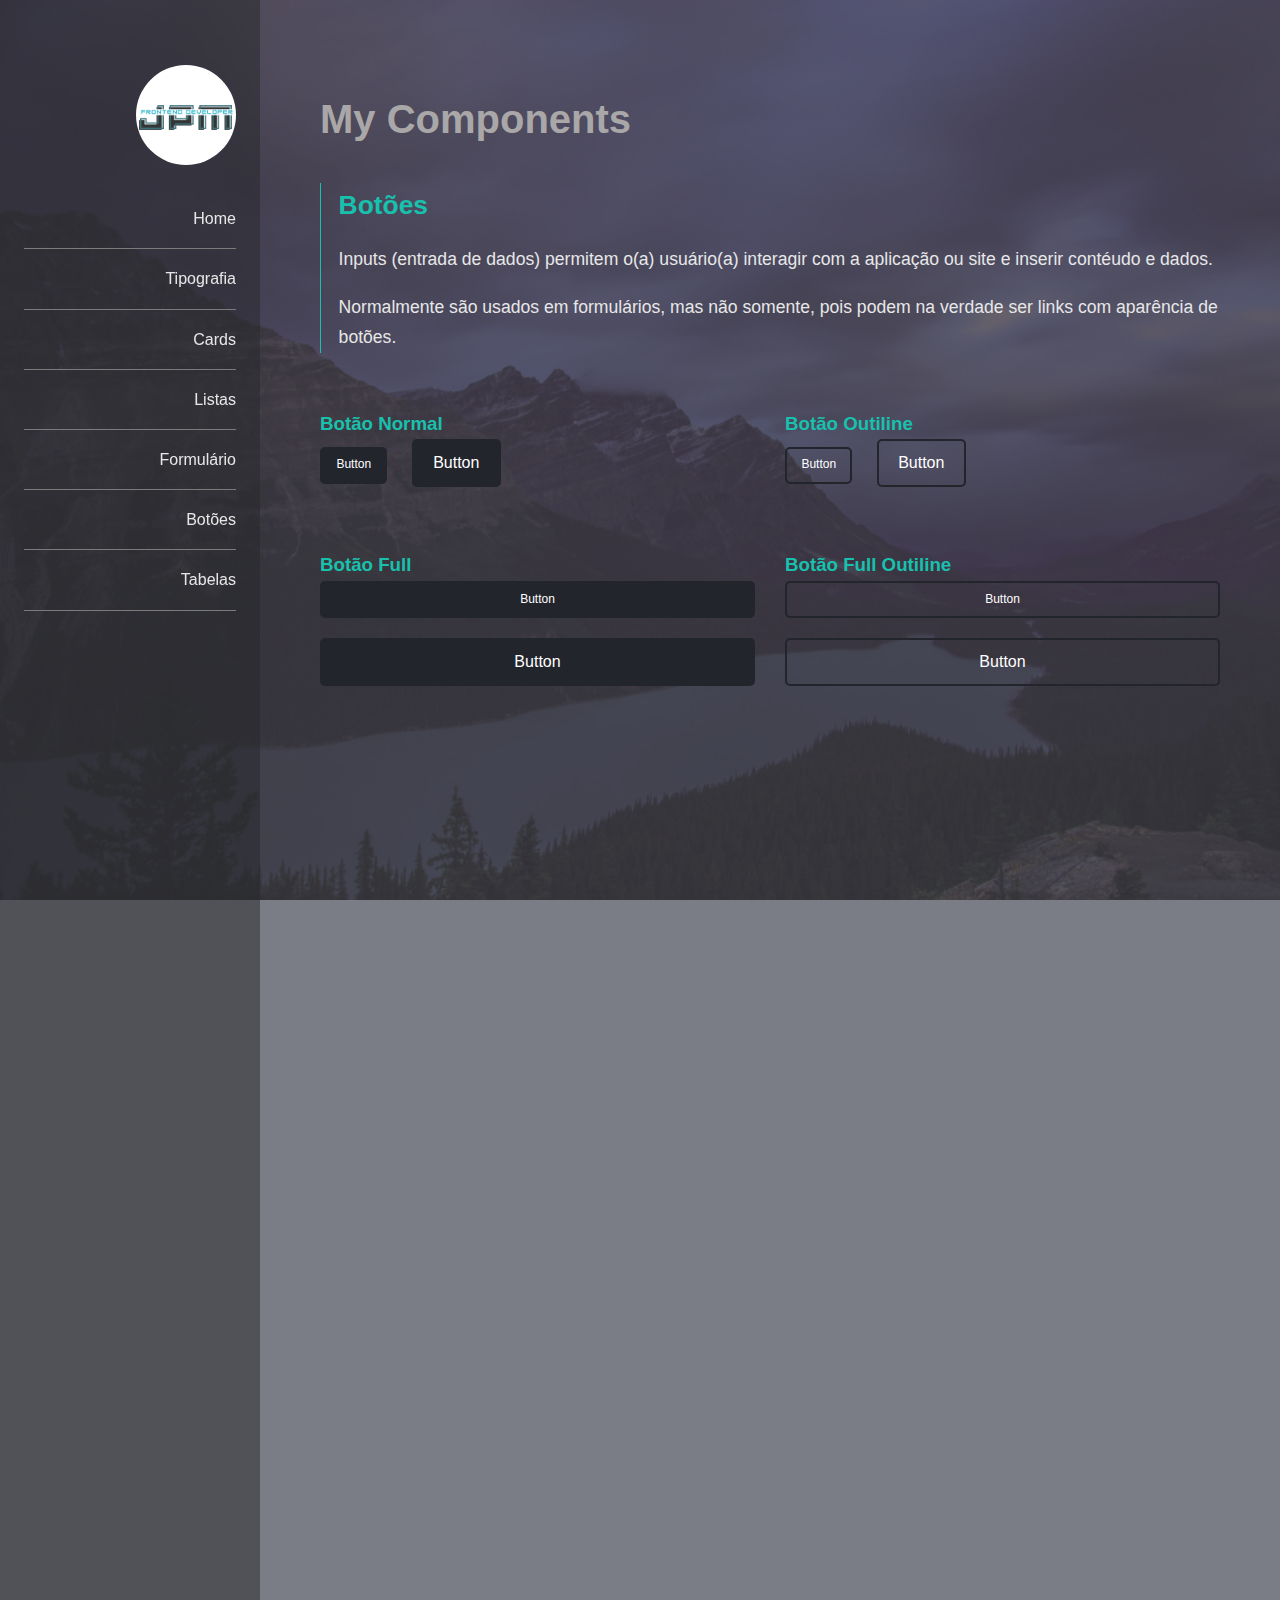
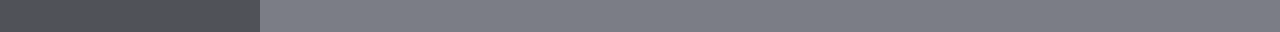
<file: botoes.html>
<!DOCTYPE html>
<html lang="pt-br">

<head>
    <meta charset="UTF-8">
    <meta name="description" content="Página que incopora todos todo o contéudo do curso de we fundamentos da Serliv">
    <meta name="author" content="João Paulo Machado">
    <meta name="keywords"
        content="HTML5, CSS3, semântica, tipografia, cards. listas, Formulário, botôes e dados tabuares">
    <link rel="stylesheet" href="css/normalize.css">
    <link rel="stylesheet" href="css/estilo.css">


    <title>Projeto My Components</title>
</head>

<body>
    <header class="main-header">
        <nav class="main-nav">
            <a href="#"><img class="perfil-img" src="imagens/frontend developer (1).png" alt="Foto de Perfil"></a>
            <ul>
                <li><a href="index.html">Home</a></li>
                <li><a href="tipografia.html">Tipografia</a></li>
                <li><a href="cards.html">Cards</a></li>
                <li><a href="listas.html">Listas</a></li>
                <li><a href="formulario.html">Formulário</a></li>
                <li><a href="botoes.html">Botões</a></li>
                <li><a href="tabelas.html">Tabelas</a></li>
            </ul>
        </nav>
    </header>
    <main class="main">
        <h1>My Components</h1>
        <article class="hightlight">
            <h2>Botões</h2>
            <p>Inputs (entrada de dados) permitem o(a) usuário(a) interagir com a aplicação ou site e inserir contéudo e
                dados.</p>
            <p>Normalmente são usados em formulários, mas não somente, pois podem na verdade ser links com
                aparência de botões.</p>
        </article>

        <section>
            <div class="row">
                <article>
                    <h3>Botão Normal</h3>
                    <button class="btn">Button</button>
                    <button class="btn btn-big">Button</button>
                </article>

                <article>
                    <h3>Botão Outiline</h3>
                    <button class="btn btn-stroke">Button</button>
                    <button class="btn btn-big btn-stroke">Button</button>
                </article>
            </div>
        </section>

        <section>
            <div class="row">
                <article>
                    <h3>Botão Full</h3>
                    <button class="btn btn-full">Button</button>
                    <button class="btn btn-big btn-full">Button</button>
                </article>

                <article>
                    <h3>Botão Full Outiline</h3>
                    <button class="btn btn-stroke btn-full">Button</button>
                    <button class="btn btn-big btn-stroke btn-full">Button</button>
                </article>
            </div>
        </section>

    </main>
</body>

</html>
</file>
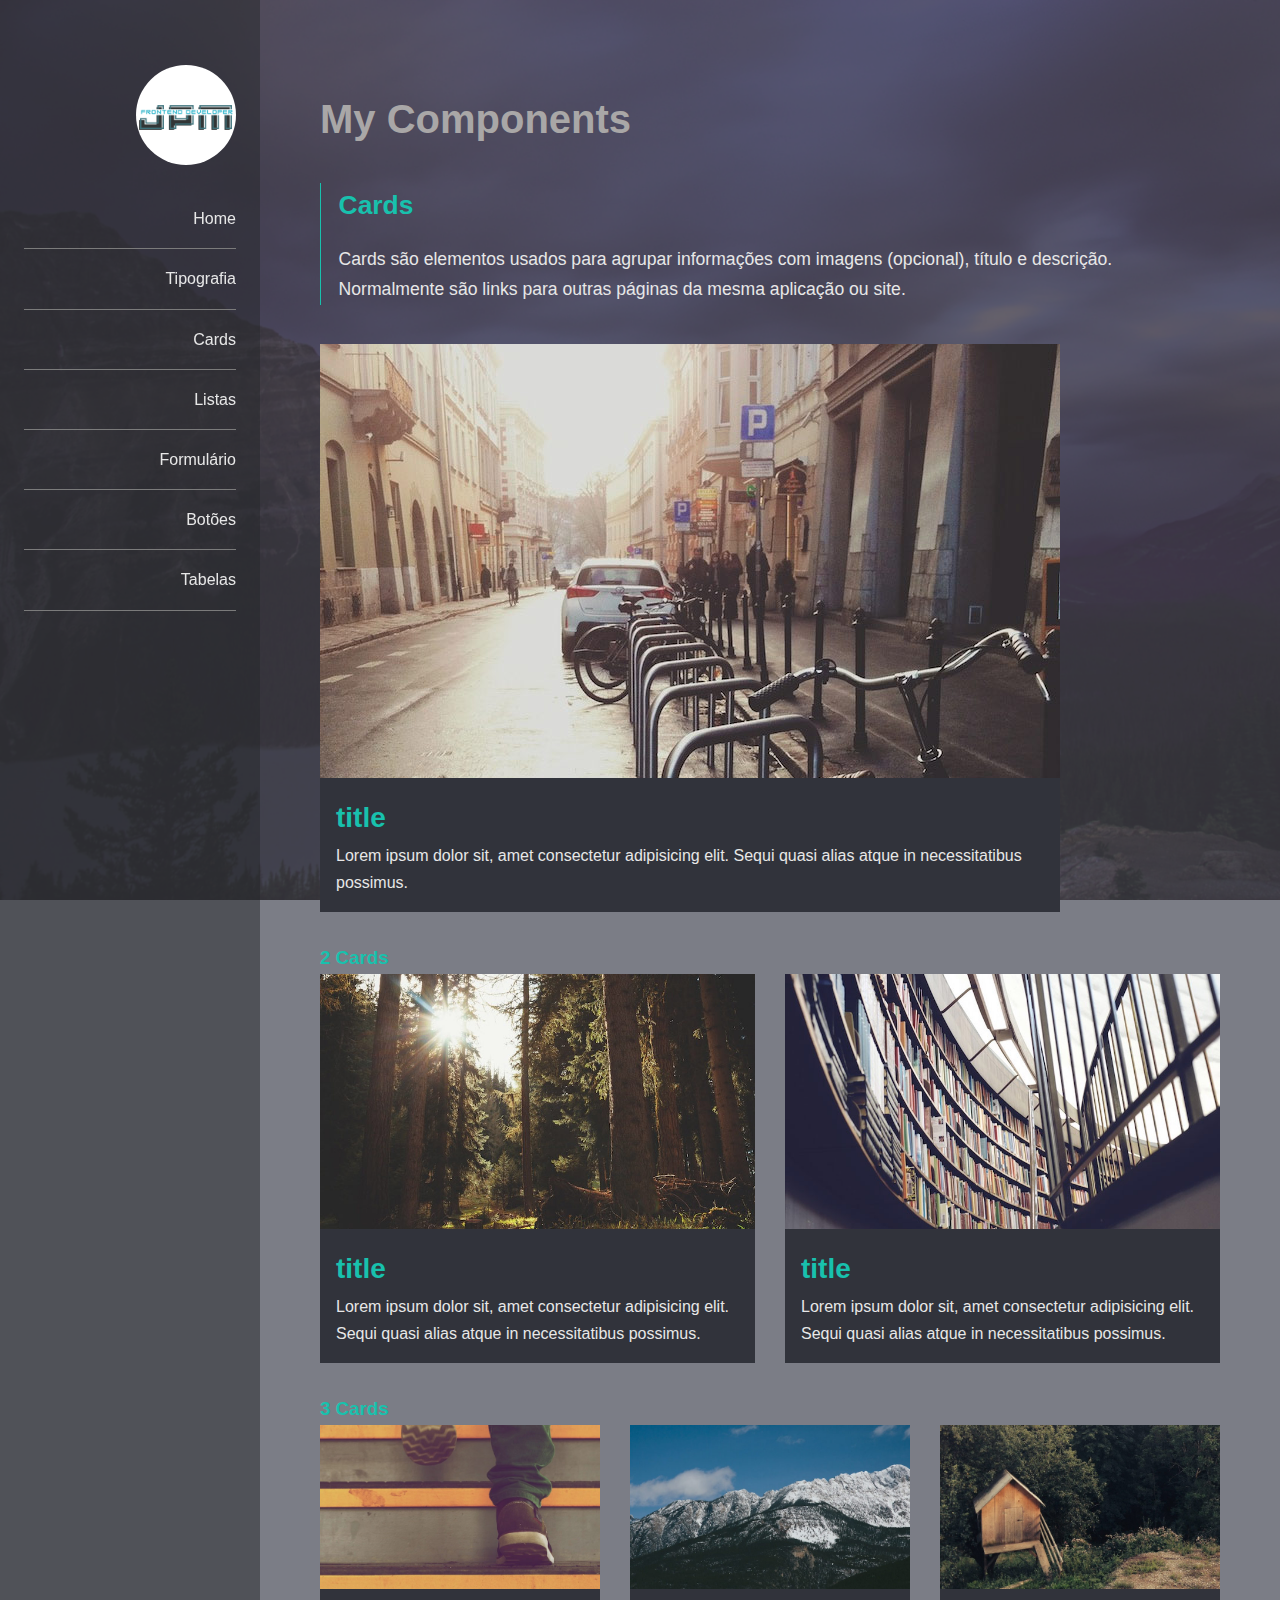
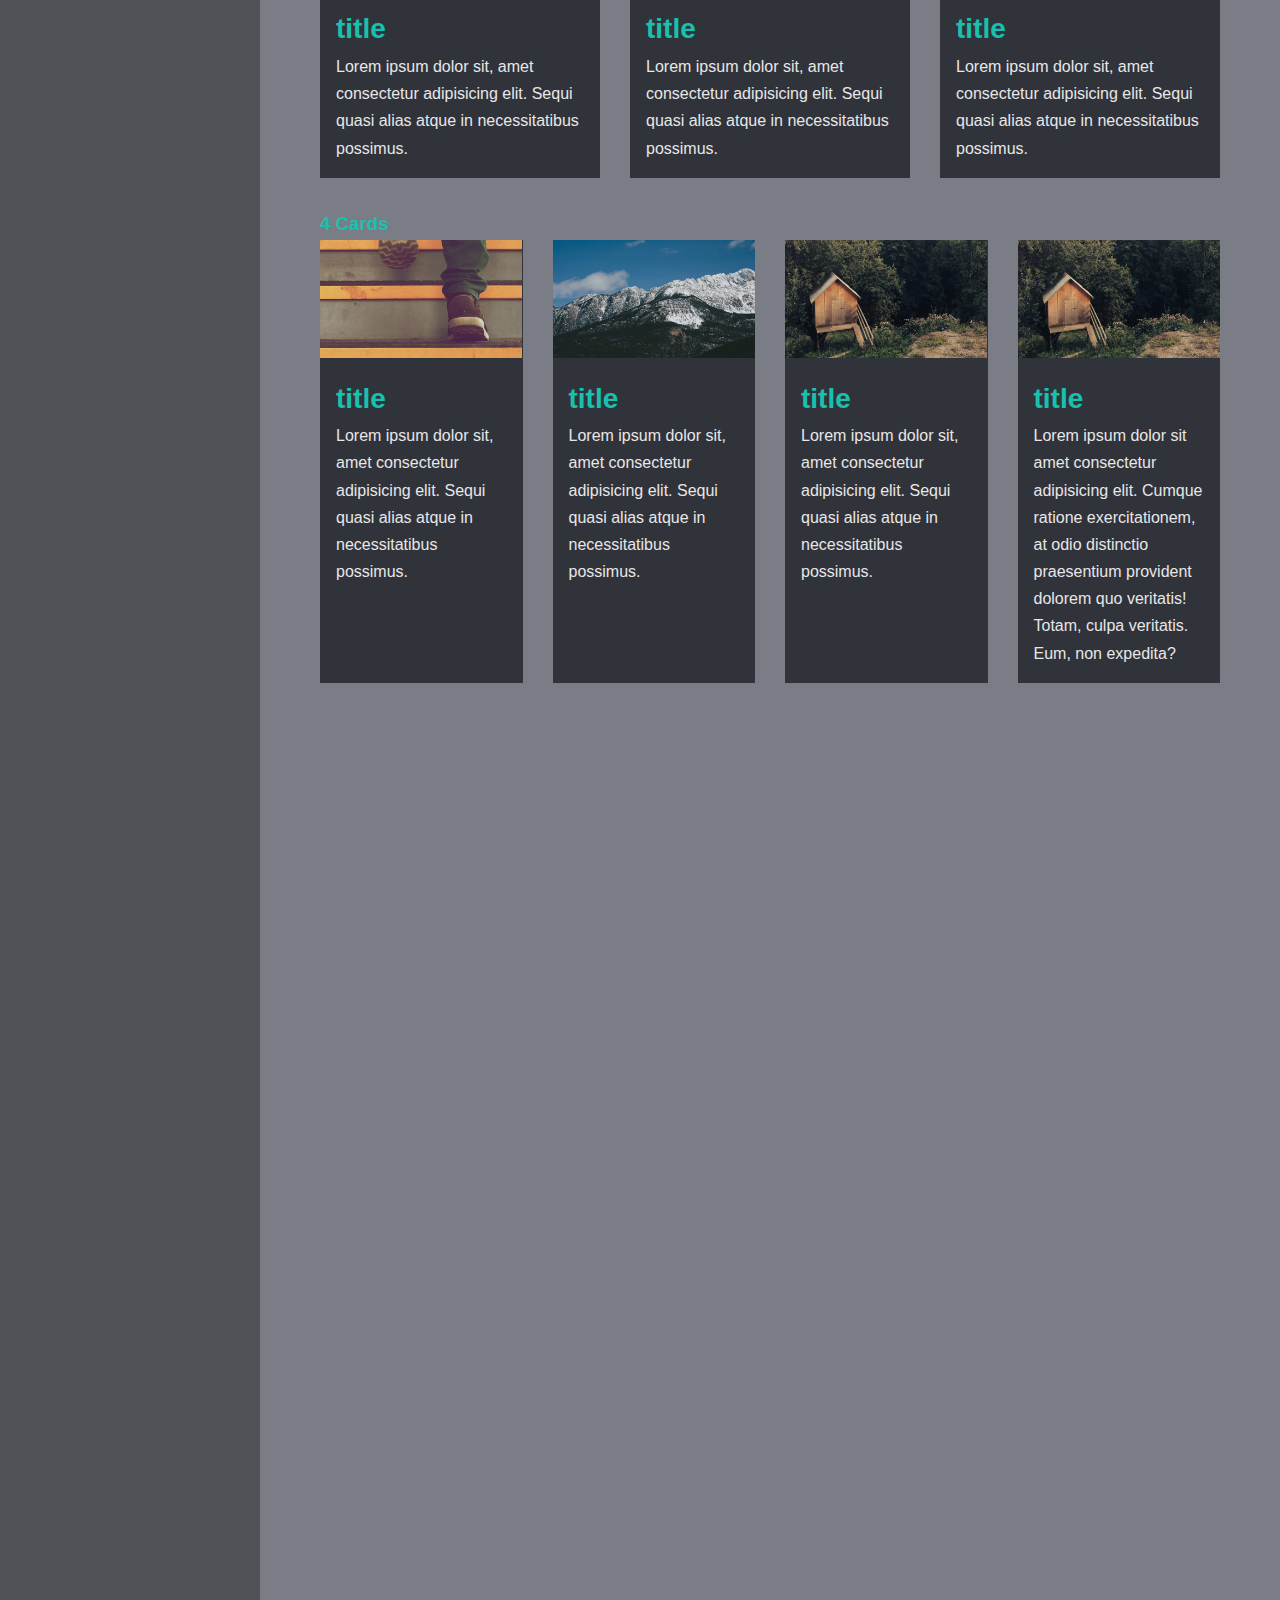
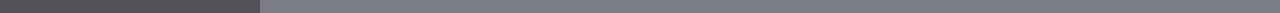
<file: cards.html>
<!DOCTYPE html>
<html lang="pt-br">

<head>
    <meta charset="UTF-8">
    <meta name="description" content="Página que incopora todos todo o contéudo do curso de we fundamentos da Serliv">
    <meta name="author" content="João Paulo Machado">
    <meta name="keywords"
        content="HTML5, CSS3, semântica, tipografia, cards. listas, Formulário, botôes e dados tabuares">
    <link rel="stylesheet" href="css/normalize.css">
    <link rel="stylesheet" href="css/estilo.css">


    <title>Projeto My Components</title>
</head>

<body>
    <header class="main-header">
        <nav class="main-nav">
            <a href="#"><img class="perfil-img" src="imagens/frontend developer (1).png" alt="Foto de Perfil"></a>
            <ul>
                <li><a href="index.html">Home</a></li>
                <li><a href="tipografia.html">Tipografia</a></li>
                <li><a href="cards.html">Cards</a></li>
                <li><a href="listas.html">Listas</a></li>
                <li><a href="formulario.html">Formulário</a></li>
                <li><a href="botoes.html">Botões</a></li>
                <li><a href="tabelas.html">Tabelas</a></li>
            </ul>
        </nav>
    </header>
    <main class="main">
        <h1>My Components</h1>
        <article class="hightlight">
            <h2>Cards</h2>
            <p>Cards são elementos usados para agrupar informações com imagens (opcional), título e descrição.
                Normalmente são links para outras páginas da mesma aplicação ou site.</p>
        </article>
        <section>
            <div class="row">
                <article class="card">
                    <img src="imagens/fulls/01.jpg" alt="description img">
                    <div class="card_content">
                        <h3 class="card_title">title</h3>
                        <p>Lorem ipsum dolor sit, amet consectetur adipisicing elit. Sequi quasi alias atque in
                            necessitatibus possimus.</p>
                    </div>
                </article>
            </div>
        </section>

        <section>
            <h3>2 Cards</h3>
            <div class="row">
                <article class="card">
                    <img src="imagens/fulls/02.jpg" alt="description img">
                    <div class="card_content">
                        <h3 class="card_title">title</h3>
                        <p>Lorem ipsum dolor sit, amet consectetur adipisicing elit. Sequi quasi alias atque in
                            necessitatibus possimus.</p>
                    </div>
                </article>
                <article class="card">
                    <img src="imagens/fulls/03.jpg" alt="description img">
                    <div class="card_content">
                        <h3 class="card_title">title</h3>
                        <p>Lorem ipsum dolor sit, amet consectetur adipisicing elit. Sequi quasi alias atque in
                            necessitatibus possimus.</p>
                    </div>
                </article>

            </div>
        </section>
        <section>
            <h3>3 Cards</h3>
            <div class="row">
                <article class="card">
                    <img src="imagens/fulls/04.jpg" alt="description img">
                    <div class="card_content">
                        <h3 class="card_title">title</h3>
                        <p>Lorem ipsum dolor sit, amet consectetur adipisicing elit. Sequi quasi alias atque in
                            necessitatibus possimus.</p>
                    </div>
                </article>
                <article class="card">
                    <img src="imagens/fulls/05.jpg" alt="description img">
                    <div class="card_content">
                        <h3 class="card_title">title</h3>
                        <p>Lorem ipsum dolor sit, amet consectetur adipisicing elit. Sequi quasi alias atque in
                            necessitatibus possimus.</p>
                    </div>
                </article>

                <article class="card">
                    <img src="imagens/fulls/06.jpg" alt="description img">
                    <div class="card_content">
                        <h3 class="card_title">title</h3>
                        <p>Lorem ipsum dolor sit, amet consectetur adipisicing elit. Sequi quasi alias atque in
                            necessitatibus possimus.</p>
                    </div>
                </article>

            </div>
        </section>
        <section>
            <h3>4 Cards</h3>
            <div class="row">
                <article class="card">
                    <img src="imagens/fulls/04.jpg" alt="description img">
                    <div class="card_content">
                        <h3 class="card_title">title</h3>
                        <p>Lorem ipsum dolor sit, amet consectetur adipisicing elit. Sequi quasi alias atque in
                            necessitatibus possimus.</p>
                    </div>
                </article>
                <article class="card">
                    <img src="imagens/fulls/05.jpg" alt="description img">
                    <div class="card_content">
                        <h3 class="card_title">title</h3>
                        <p>Lorem ipsum dolor sit, amet consectetur adipisicing elit. Sequi quasi alias atque in
                            necessitatibus possimus.</p>
                    </div>
                </article>

                <article class="card">
                    <img src="imagens/fulls/06.jpg" alt="description img">
                    <div class="card_content">
                        <h3 class="card_title">title</h3>
                        <p>Lorem ipsum dolor sit, amet consectetur adipisicing elit. Sequi quasi alias atque in
                            necessitatibus possimus.</p>
                    </div>
                </article>
              
                <article class="card">
                    <img src="imagens/fulls/06.jpg" alt="description img">
                    <div class="card_content">
                        <h3 class="card_title">title</h3>
                        <p>Lorem ipsum dolor sit amet consectetur adipisicing elit. Cumque ratione exercitationem, at odio distinctio praesentium provident dolorem quo veritatis! Totam, culpa veritatis. Eum, non expedita?</p>
                    </div>
                </article>

            </div>
        </section>



    </main>
</body>

</html>
</file>
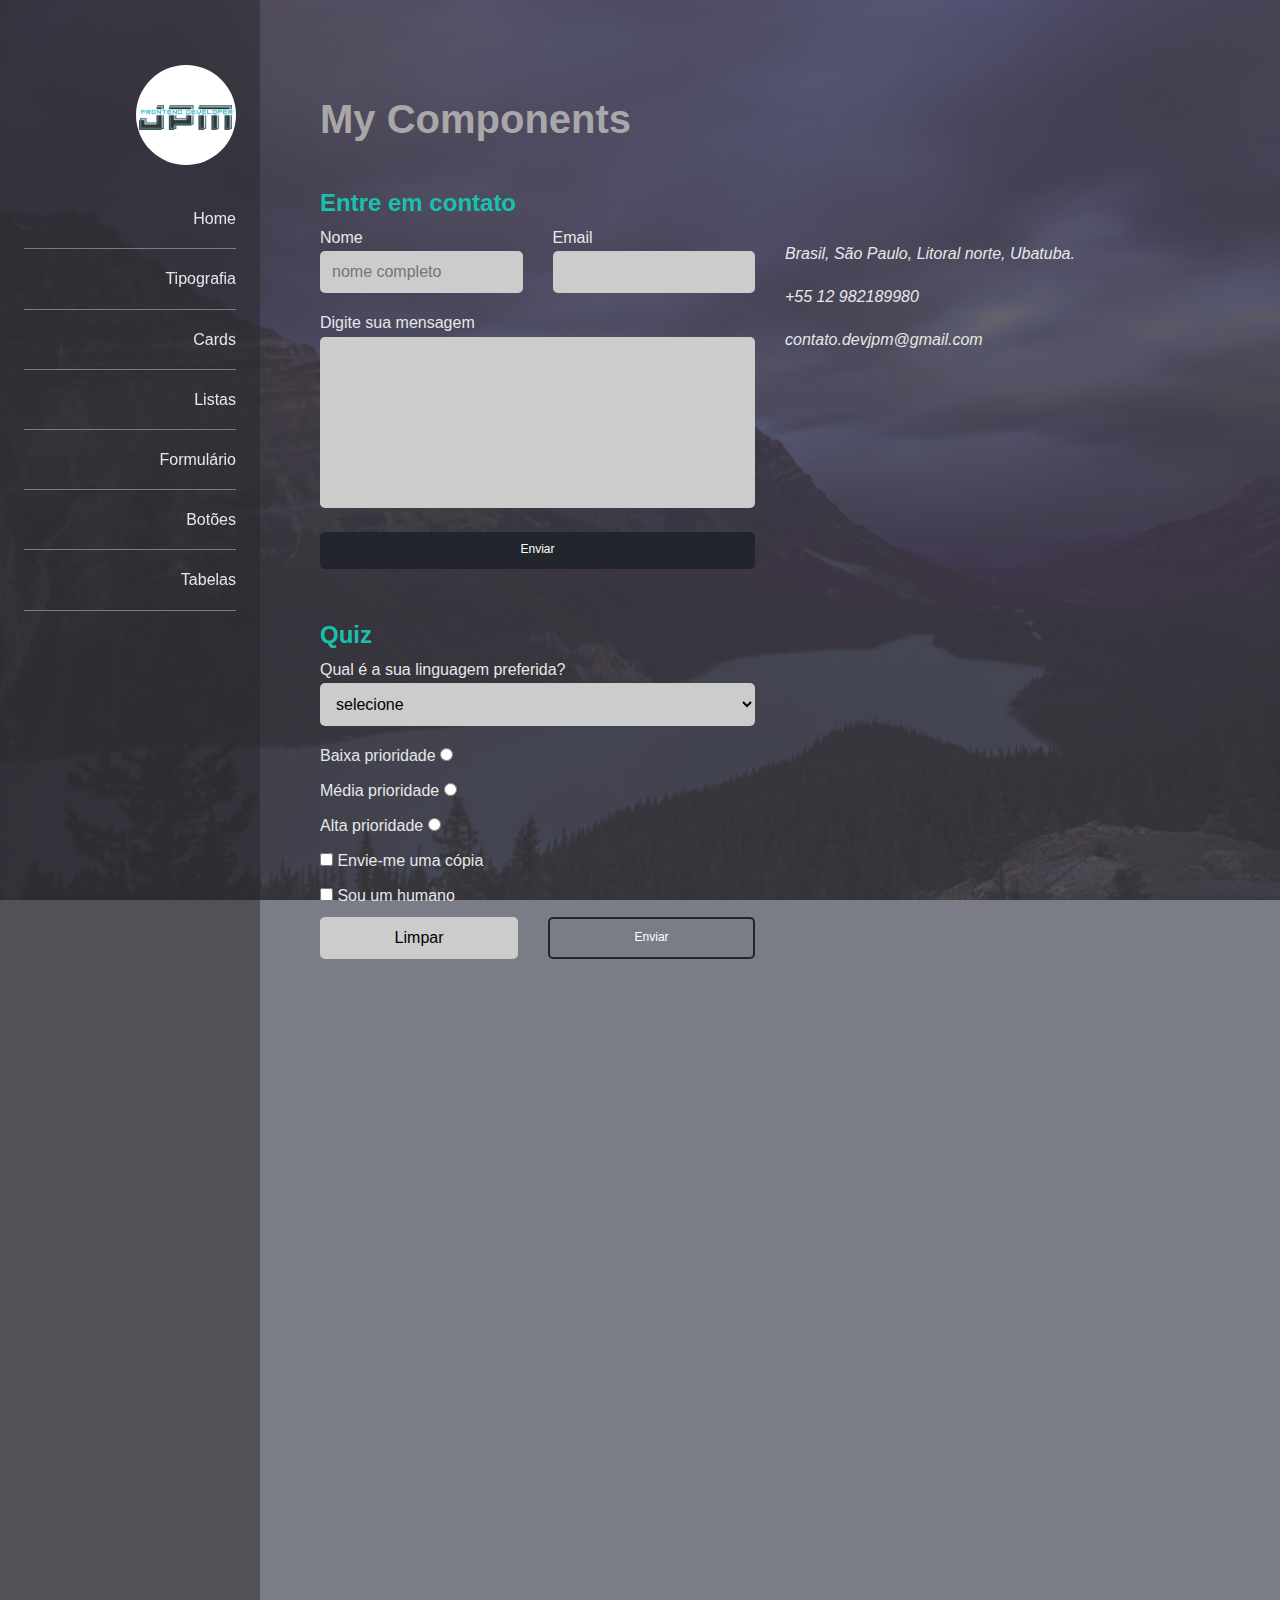
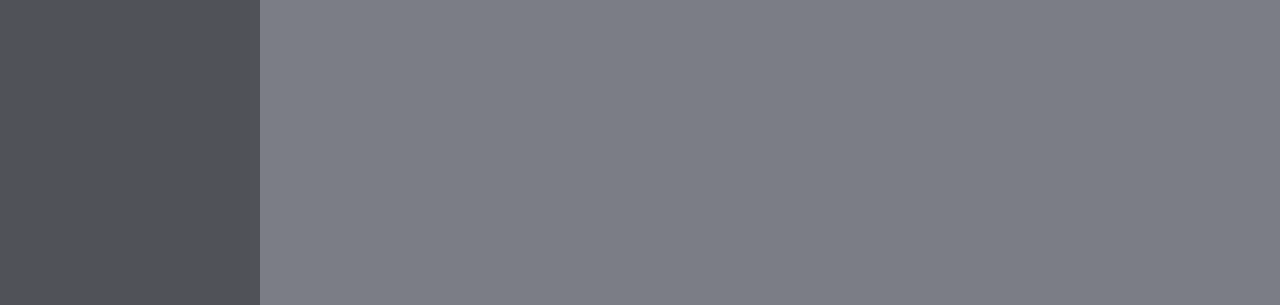
<file: formulario.html>
<!DOCTYPE html>
<html lang="pt-br">

<head>
    <meta charset="UTF-8">
    <meta name="description" content="Página que incopora todos todo o contéudo do curso de we fundamentos da Serliv">
    <meta name="author" content="João Paulo Machado">
    <meta name="keywords"
        content="HTML5, CSS3, semântica, tipografia, cards. listas, Formulário, botôes e dados tabuares">
    <link rel="stylesheet" href="css/normalize.css">
    <link rel="stylesheet" href="css/estilo.css">


    <title>Projeto My Components</title>
</head>

<body>
    <header class="main-header">
        <nav class="main-nav">
            <a href="#"><img class="perfil-img" src="imagens/frontend developer (1).png" alt="Foto de Perfil"></a>
            <ul>
                <li><a href="index.html">Home</a></li>
                <li><a href="tipografia.html">Tipografia</a></li>
                <li><a href="cards.html">Cards</a></li>
                <li><a href="listas.html">Listas</a></li>
                <li><a href="formulario.html">Formulário</a></li>
                <li><a href="botoes.html">Botões</a></li>
                <li><a href="tabelas.html">Tabelas</a></li>
            </ul>
        </nav>
    </header>
    <main class="main">
        <h1>My Components</h1>
        <section>
            <h2>Entre em contato</h2>
            <div class="row">

                <form action="#" method="get">
                    <div class="row">

                        <div>
                            <label for="user.name">Nome</label>
                            <input type="text" name="user.name" id="user.name" placeholder="nome completo" required>
                        </div>
                        <div>
                            <label for="user.email">Email</label>
                            <input type="email" name="user.email" id="user.email" required autocomplete="off">
                        </div>
                    </div>
                    
                    <label for="user.msg">Digite sua mensagem</label>
                    <textarea name="user.msg" id="user.msg" rows="8"></textarea>
                    <input type="submit" value="Enviar" class="btn">

                </form>
                <address>
                    <p>Brasil, São Paulo, Litoral norte, Ubatuba.</p>
                    <p>+55 12 982189980</p>
                    <p>contato.devjpm@gmail.com</p>
                    <iframe
                        src="https://www.google.com/maps/embed?pb=!1m18!1m12!1m3!1d58570.43120827619!2d-45.12639751710935!3d-23.436936771911753!2m3!1f0!2f0!3f0!3m2!1i1024!2i768!4f13.1!3m3!1m2!1s0x94cd5228bab1966d%3A0x9905169ef1825576!2sUbatuba%2C%20SP!5e0!3m2!1spt-BR!2sbr!4v1704973109617!5m2!1spt-BR!2sbr"
                        width="100%" height="200" style="border:0;" allowfullscreen="" loading="lazy"
                        referrerpolicy="no-referrer-when-downgrade"></iframe>
                </address>

            </div>

        </section>
        <section>
            <h2>Quiz</h2>
            <form action="#" method="get" class="form-quiz">
                <label for="tech">Qual é a sua linguagem preferida?</label>
                <select name="technology" id="tech">
                    <option value="null">selecione</option>
                    <option value="html">HTML</option>
                    <option value="css">CSS</option>
                    <option value="js">Javascript</option>
                </select>
                <label>Baixa prioridade <input name="priority" type="radio" value="low"></label>
                <label>Média prioridade <input name="priority" type="radio" value="medium"></label>
                <label>Alta prioridade <input name="priority" type="radio" value="high"></label>

                <label> <input type="checkbox" name="copy" value="true"> Envie-me uma cópia</label>
                <label> <input type="checkbox" name="humano" value="true"> Sou um humano</label>

                <div class="row">
                    <input type="reset" value="Limpar">
                    <input class="btn btn-stroke" type="submit" value="Enviar">
                </div>

            </form>
        </section>

    </main>
</body>

</html>
</file>
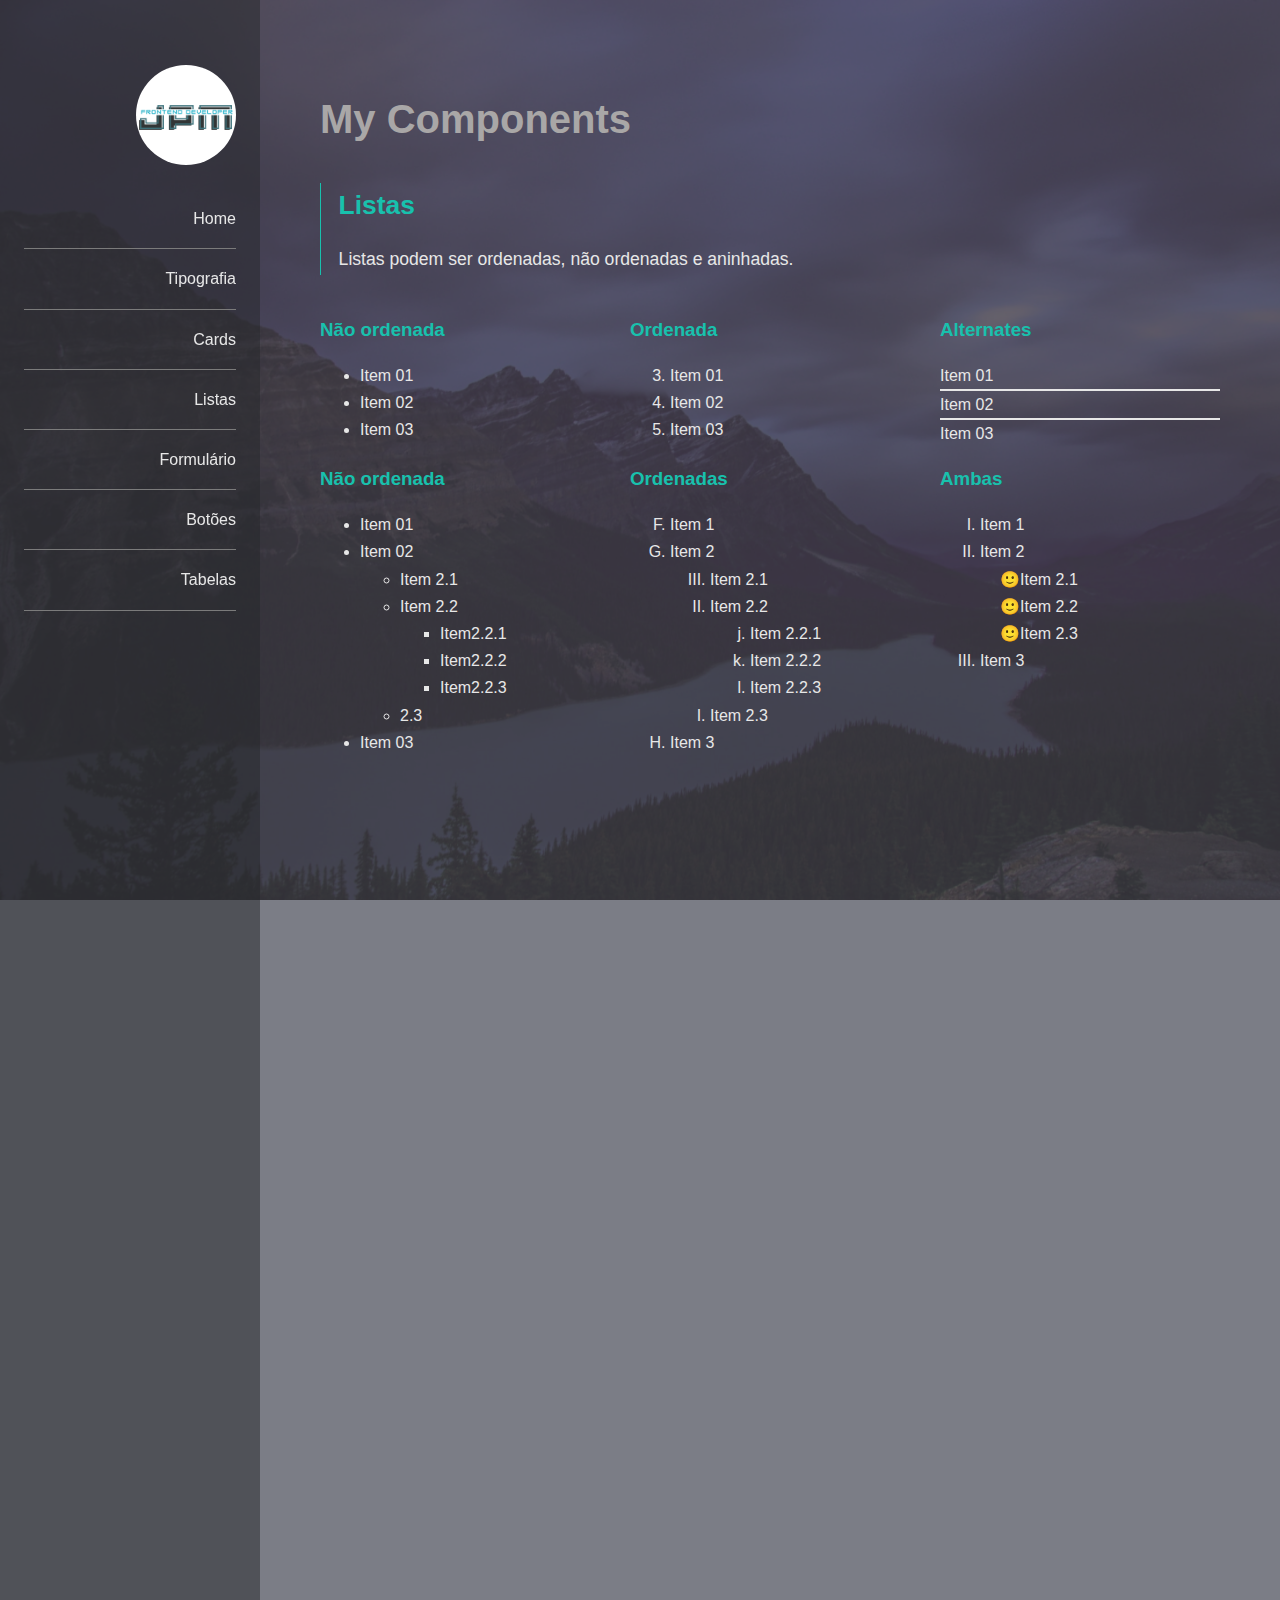
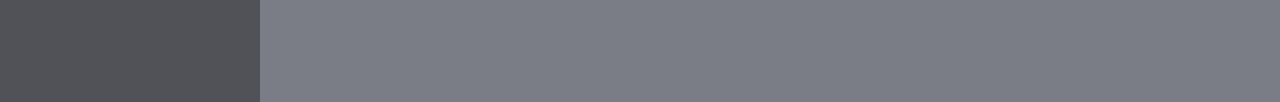
<file: listas.html>
<!DOCTYPE html>
<html lang="pt-br">

<head>
    <meta charset="UTF-8">
    <meta name="description" content="Página que incopora todos todo o contéudo do curso de we fundamentos da Serliv">
    <meta name="author" content="João Paulo Machado">
    <meta name="keywords"
        content="HTML5, CSS3, semântica, tipografia, cards. listas, Formulário, botôes e dados tabuares">
    <link rel="stylesheet" href="css/normalize.css">
    <link rel="stylesheet" href="css/estilo.css">


    <title>Projeto My Components</title>
</head>

<body>
    <header class="main-header">
        <nav class="main-nav">
            <a href="#"><img class="perfil-img" src="imagens/frontend developer (1).png" alt="Foto de Perfil"></a>
            <ul>
                <li><a href="index.html">Home</a></li>
                <li><a href="tipografia.html">Tipografia</a></li>
                <li><a href="cards.html">Cards</a></li>
                <li><a href="listas.html">Listas</a></li>
                <li><a href="formulario.html">Formulário</a></li>
                <li><a href="botoes.html">Botões</a></li>
                <li><a href="tabelas.html">Tabelas</a></li>
            </ul>
        </nav>
    </header>
    <main class="main">
        <h1>My Components</h1>
        <article class="hightlight">
            <h2>Listas</h2>
            <p>Listas podem ser ordenadas, não ordenadas e aninhadas.</p>
        </article>

        <section>
            <div class="row">
                <div>
                    <h3>Não ordenada</h3>
                    <ul>
                        <li>Item 01</li>
                        <li>Item 02</li>
                        <li>Item 03</li>
                    </ul>
                </div>

                <div>
                    <h3>Ordenada</h3>
                    <ol start="3"><!--O Atributo estar faz com que a lista ordenada inicie apartir do valor declarado-->
                        <li>Item 01</li>
                        <li>Item 02</li>
                        <li>Item 03</li>
                    </ol>
                </div>

                <div>
                    <h3>Alternates</h3>
                    <ul class="alternate">
                        <li>Item 01</li>
                        <li>Item 02</li>
                        <li>Item 03</li>
                    </ul>
                </div>

            </div>
            <div class="row">
                <div>
                    <h3>Não ordenada</h3>
                    <ul>
                        <li>Item 01</li>
                        <li>Item 02
                            <ul>
                                <li>Item 2.1</li>
                                <li>Item 2.2
                                    <ul>
                                        <li>Item2.2.1</li>
                                        <li>Item2.2.2</li>
                                        <li>Item2.2.3</li>
                                    </ul>
                                </li>
                                <li>2.3</li>
                            </ul>
                        </li>
                        <li>Item 03</li>
                    </ul>
                </div>

                <div>
                    <h3>Ordenadas</h3>
                    <ol start="6" type="A"><!--Star é o atriburo que indica como iniciará a contagem. O Atributo type para as ol e ul, apresentam valores para alterar a nomeclatura do indicador A são as letras maiusculas-->
                        <li>Item 1</li>
                        <li>Item 2
                            <ol type="I" reversed><!---Valor I é algorismo romano e reversed é o atributo para iniciar invertido-->
                                <li>Item 2.1</li>
                                <li>Item 2.2
                                    <ol type="a" start="10"><!--Letras minusculpas e começa apartir da 10 letra. -->
                                        <li>Item 2.2.1</li>
                                        <li>Item 2.2.2</li>
                                        <li>Item 2.2.3</li>
                                    </ol>
                                </li>
                                <li>Item 2.3</li>
                            </ol>
                        </li>
                        <li>Item 3</li>
                    </ol>
                </div>
                <div>
                    <h3>Ambas</h3>
                    <ol class="roman"> <!--feito  no Css, acredito no html é mais semântico-->
                        <li>Item 1</li>
                        <li>Item 2
                            <ul class="list-emoji">
                                <li>Item 2.1</li>
                                <li>Item 2.2</li>
                                <li>Item 2.3</li>
                            </ul>
                        </li>
                        <li>Item 3</li>
                    </ol>
                </div>
            </div>
        </section>



    </main>
</body>

</html>
</file>
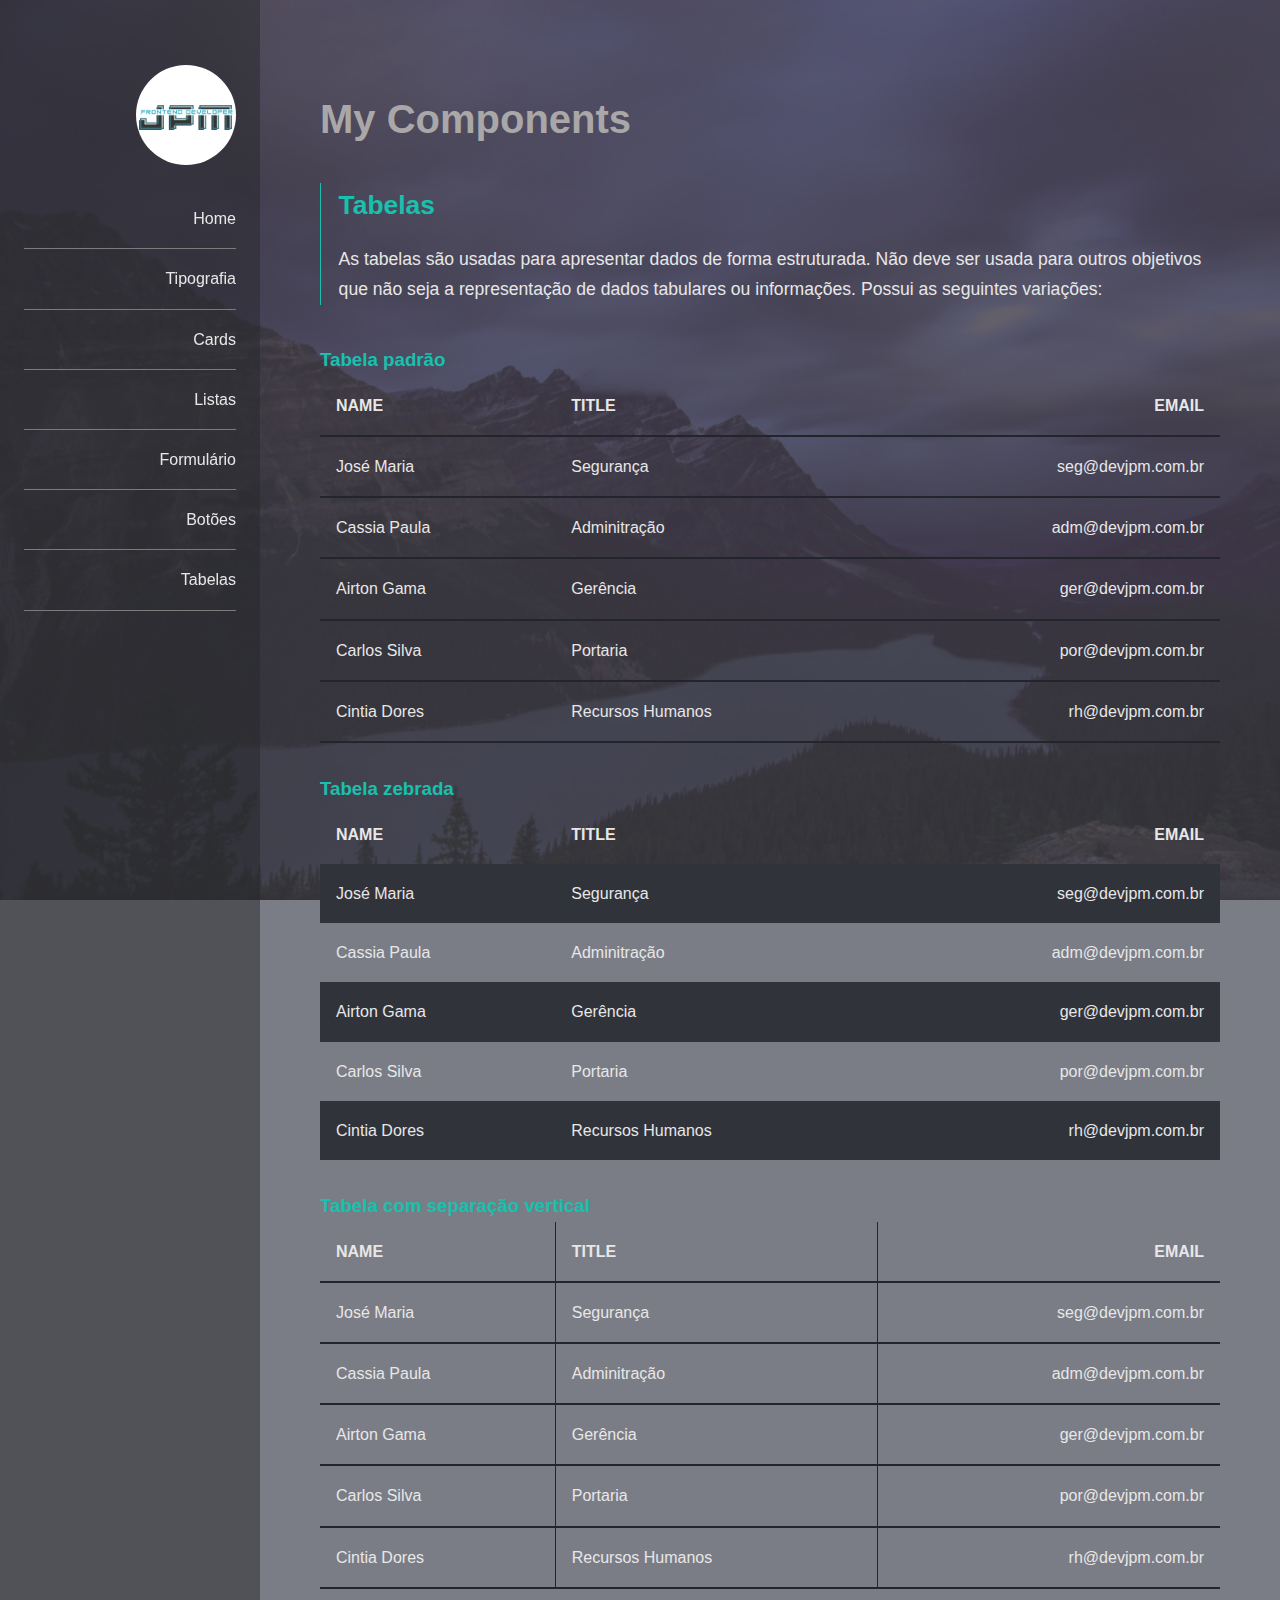
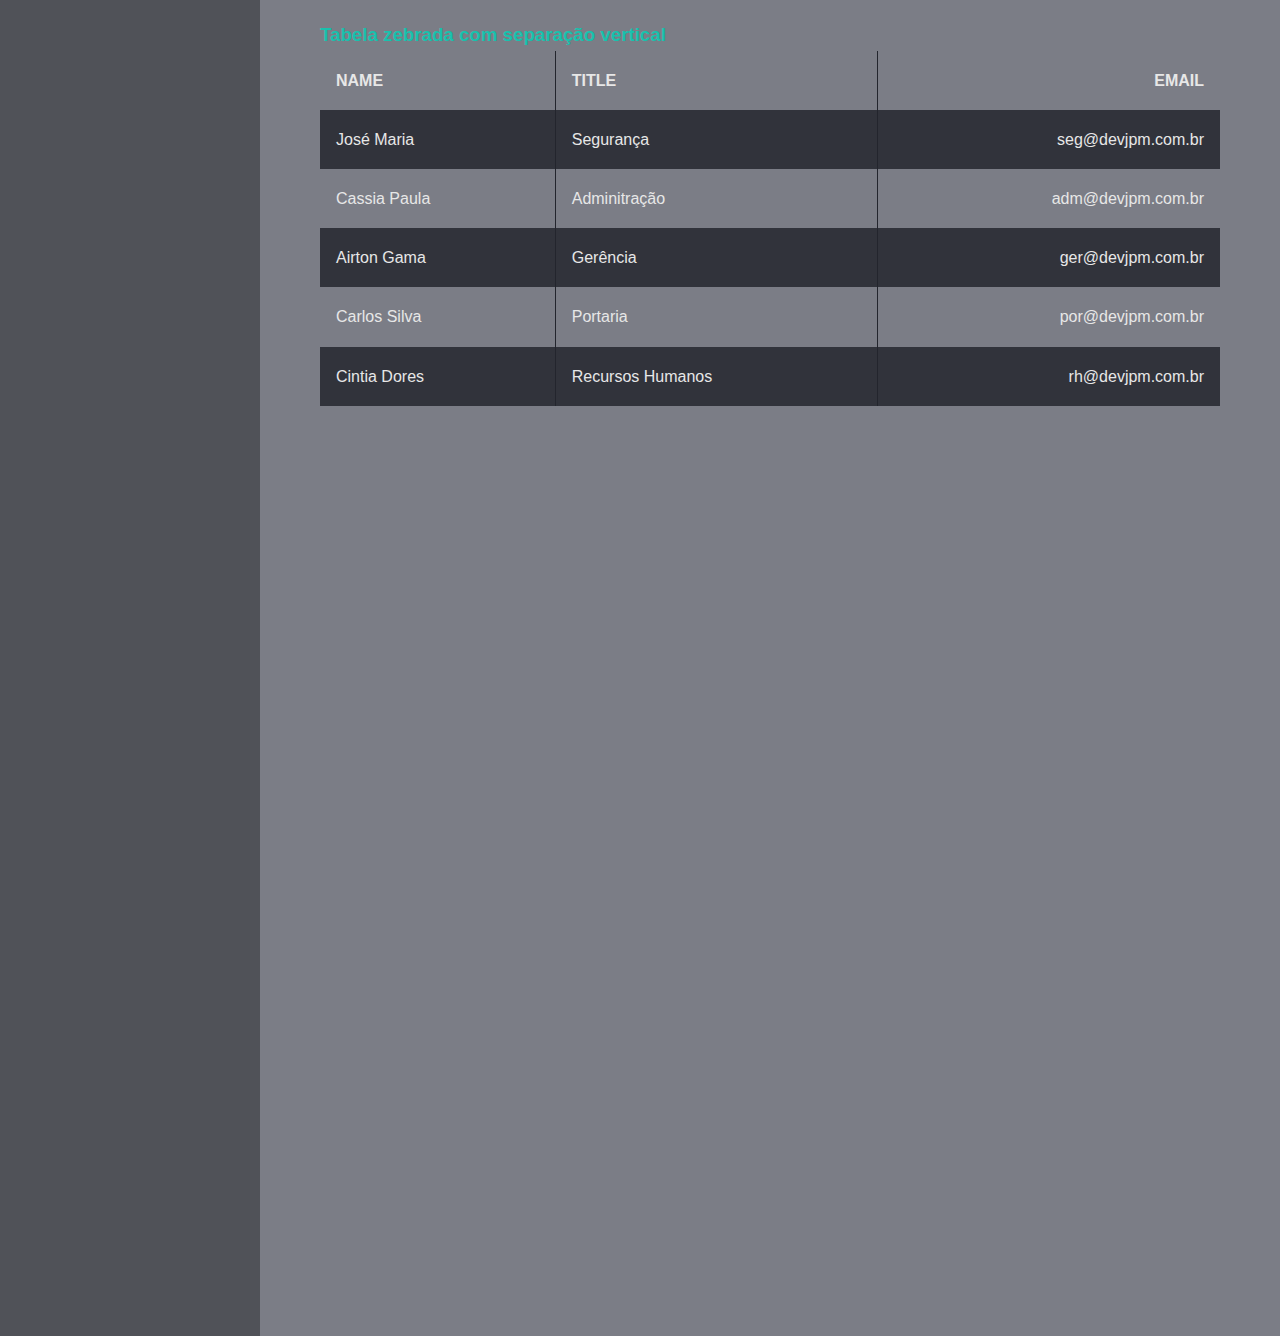
<file: tabelas.html>
<!DOCTYPE html>
<html lang="pt-br">

<head>
    <meta charset="UTF-8">
    <meta name="description" content="Página que incopora todos todo o contéudo do curso de we fundamentos da Serliv">
    <meta name="author" content="João Paulo Machado">
    <meta name="keywords"
        content="HTML5, CSS3, semântica, tipografia, cards. listas, Formulário, botôes e dados tabuares">
    <link rel="stylesheet" href="css/normalize.css">
    <link rel="stylesheet" href="css/estilo.css">


    <title>Projeto My Components</title>
</head>

<body>
    <header class="main-header">
        <nav class="main-nav">
            <a href="#"><img class="perfil-img" src="imagens/frontend developer (1).png" alt="Foto de Perfil"></a>
            <ul>
                <li><a href="index.html">Home</a></li>
                <li><a href="tipografia.html">Tipografia</a></li>
                <li><a href="cards.html">Cards</a></li>
                <li><a href="listas.html">Listas</a></li>
                <li><a href="formulario.html">Formulário</a></li>
                <li><a href="botoes.html">Botões</a></li>
                <li><a href="tabelas.html">Tabelas</a></li>
            </ul>
        </nav>
    </header>
    <main class="main">
        <h1>My Components</h1>
        <article class="hightlight">
            <h2>Tabelas</h2>
            <p>As tabelas são usadas para apresentar dados de forma estruturada. Não deve ser usada para outros objetivos que não seja a representação de dados tabulares ou informações. Possui as seguintes variações:</p>
        </article>

        <section>
          <h3>Tabela padrão</h3>
          <table class="table">
            <thead>
                <tr>
                    <th>Name</th>
                    <th>Title</th>
                    <th>Email</th>
                </tr>
            </thead>
            <tbody>
                <tr>
                    <td>José Maria</td>
                    <td>Segurança</td>
                    <td>seg@devjpm.com.br</td>                                      
                </tr>
                <tr>
                    <td>Cassia Paula</td>
                    <td>Adminitração</td>
                    <td>adm@devjpm.com.br</td>

                </tr>
                <tr>
                    <td>Airton Gama</td>
                    <td>Gerência</td>
                    <td>ger@devjpm.com.br</td>
                </tr>
                <tr>
                    <td>Carlos Silva</td>
                    <td>Portaria</td>
                    <td>por@devjpm.com.br</td>
                </tr>
                <tr>
                    <td>Cintia Dores</td>
                    <td>Recursos Humanos</td>
                    <td>rh@devjpm.com.br</td>
                </tr>
            </tbody>

          </table>
        </section>

        <section>
            <h3>Tabela zebrada</h3>
            <table class="table table-alternate">
              <thead>
                  <tr>
                      <th>Name</th>
                      <th>Title</th>
                      <th>Email</th>
                  </tr>
              </thead>
              <tbody>
                <tr>
                    <td>José Maria</td>
                    <td>Segurança</td>
                    <td>seg@devjpm.com.br</td>                                      
                </tr>
                <tr>
                    <td>Cassia Paula</td>
                    <td>Adminitração</td>
                    <td>adm@devjpm.com.br</td>

                </tr>
                <tr>
                    <td>Airton Gama</td>
                    <td>Gerência</td>
                    <td>ger@devjpm.com.br</td>
                </tr>
                <tr>
                    <td>Carlos Silva</td>
                    <td>Portaria</td>
                    <td>por@devjpm.com.br</td>
                </tr>
                <tr>
                    <td>Cintia Dores</td>
                    <td>Recursos Humanos</td>
                    <td>rh@devjpm.com.br</td>
                </tr>
            </tbody>
  
            </table>
          </section>

          <section>
            <h3>Tabela com separação vertical</h3>
            <table class="table table-verticalLines">
              <thead>
                  <tr>
                      <th>Name</th>
                      <th>Title</th>
                      <th>Email</th>
                  </tr>
              </thead>
              <tbody>
                <tr>
                    <td>José Maria</td>
                    <td>Segurança</td>
                    <td>seg@devjpm.com.br</td>                                      
                </tr>
                <tr>
                    <td>Cassia Paula</td>
                    <td>Adminitração</td>
                    <td>adm@devjpm.com.br</td>

                </tr>
                <tr>
                    <td>Airton Gama</td>
                    <td>Gerência</td>
                    <td>ger@devjpm.com.br</td>
                </tr>
                <tr>
                    <td>Carlos Silva</td>
                    <td>Portaria</td>
                    <td>por@devjpm.com.br</td>
                </tr>
                <tr>
                    <td>Cintia Dores</td>
                    <td>Recursos Humanos</td>
                    <td>rh@devjpm.com.br</td>
                </tr>
            </tbody>
  
            </table>
          </section>


          <section>
            <h3>Tabela zebrada com separação vertical</h3>
            <table class="table table-alternate table-verticalLines">
              <thead>
                  <tr>
                      <th>Name</th>
                      <th>Title</th>
                      <th>Email</th>
                  </tr>
              </thead>
              <tbody>
                <tr>
                    <td>José Maria</td>
                    <td>Segurança</td>
                    <td>seg@devjpm.com.br</td>                                      
                </tr>
                <tr>
                    <td>Cassia Paula</td>
                    <td>Adminitração</td>
                    <td>adm@devjpm.com.br</td>

                </tr>
                <tr>
                    <td>Airton Gama</td>
                    <td>Gerência</td>
                    <td>ger@devjpm.com.br</td>
                </tr>
                <tr>
                    <td>Carlos Silva</td>
                    <td>Portaria</td>
                    <td>por@devjpm.com.br</td>
                </tr>
                <tr>
                    <td>Cintia Dores</td>
                    <td>Recursos Humanos</td>
                    <td>rh@devjpm.com.br</td>
                </tr>
            </tbody>
  
            </table>
          </section>


    </main>
</body>

</html>
</file>
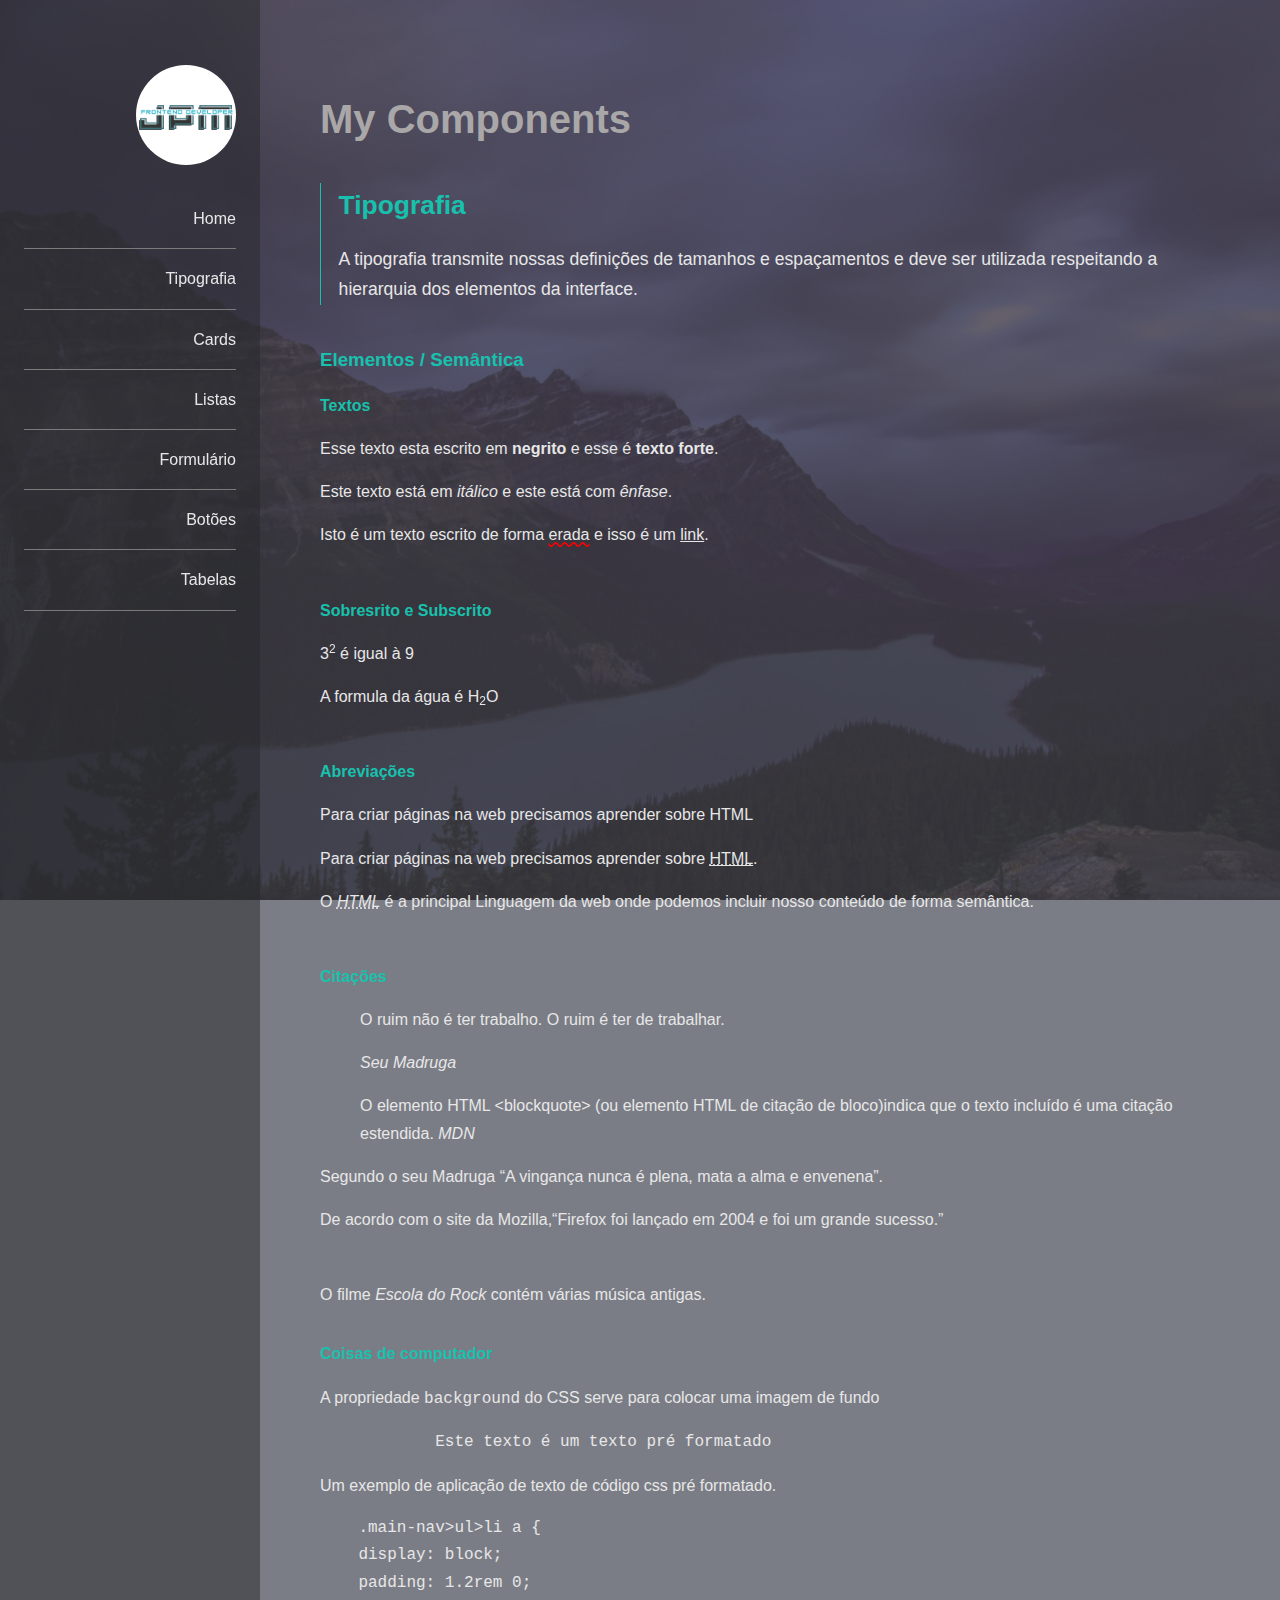
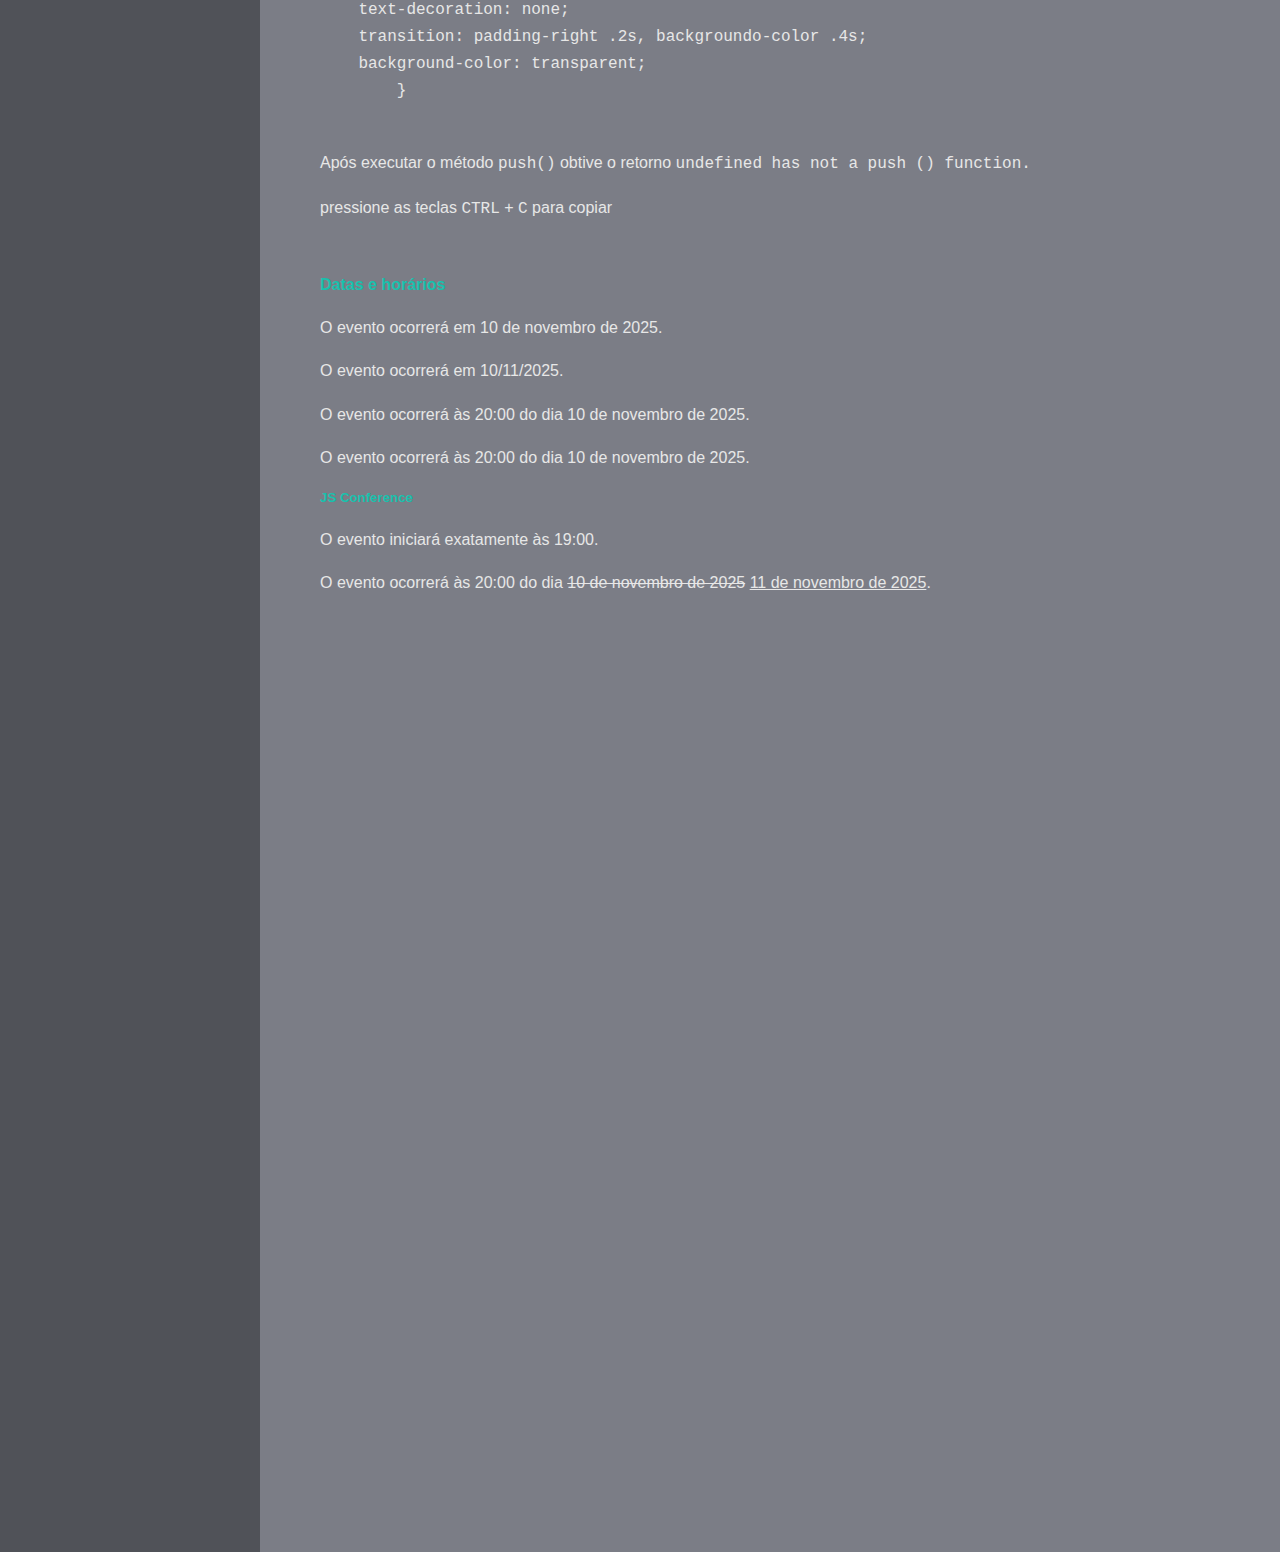
<file: tipografia.html>
<!DOCTYPE html>
<html lang="pt-br">

<head>
    <meta charset="UTF-8">
    <meta name="description" content="Página que incopora todos todo o contéudo do curso de we fundamentos da Serliv">
    <meta name="author" content="João Paulo Machado">
    <meta name="keywords"
        content="HTML5, CSS3, semântica, tipografia, cards. listas, Formulário, botôes e dados tabuares">
    <link rel="stylesheet" href="css/normalize.css">
    <link rel="stylesheet" href="css/estilo.css">


    <title>Projeto My Components</title>
</head>

<body>
    <header class="main-header">
        <nav class="main-nav">
            <a href="#"><img class="perfil-img" src="imagens/frontend developer (1).png" alt="Foto de Perfil"></a>
            <ul>
                <li><a href="index.html">Home</a></li>
                <li><a href="tipografia.html">Tipografia</a></li>
                <li><a href="cards.html">Cards</a></li>
                <li><a href="listas.html">Listas</a></li>
                <li><a href="formulario.html">Formulário</a></li>
                <li><a href="botoes.html">Botões</a></li>
                <li><a href="tabelas.html">Tabelas</a></li>
            </ul>
        </nav>
    </header>
    <main class="main">
        <h1>My Components</h1>
        <article class="hightlight">
            <h2>Tipografia</h2>
            <p>A tipografia transmite nossas definições de tamanhos e espaçamentos e deve ser utilizada respeitando a
                hierarquia dos elementos da interface.</p>
        </article>
        <section>
            <h3>Elementos / Semântica</h3>
            <article>
                <h4>Textos</h4>
                <p>Esse texto esta escrito em <b>negrito</b> e esse é <strong><!--semântica-->texto forte</strong>.</p>
                <p>Este texto está em <i>itálico</i> e este está com <em><!--semântica-->ênfase</em>.</p>
                <p>Isto é um texto escrito de forma
                    <u
                        class="underline"><!--Não utilizar tag <u> para esta funcionalidade (sublinhar o texto). Para isso é melhor o text-decoration com uma span no css com class iqual o exemplo "erada" por exemplo.-->erada</u>
                    e isso é um <a href="#">link</a>.
                </p>
            </article>
            <article>
                <h4>Sobresrito e Subscrito</h4>
                <p>3<sup>2</sup> é igual à 9</p>
                <p>A formula da água é H<sub>2</sub>O</p>
            </article>
            <article>
                <h4>Abreviações</h4>
                <p><!--Sem semântica-->Para criar páginas na web precisamos aprender sobre HTML</p>
                <p>Para criar páginas na web precisamos aprender sobre <a
                        href="#dnf-html"><!--o ID da dfn vincula o href da âncora para definição da abbr acima.--><abbr
                            title="Linguagem de Marcação de HiperTexto">HTML</abbr></a>.</p>
                <p><!-- SEMÂNTICA - mdn -  O paragráfo ancestral, dt / dd, e section são considerados a definição do termo. -->O
                    <dfn id="#dnf-html">
                        <abbr title="Linguagem de Marcação de HiperTexto"><!--semântica-->HTML</abbr>
                    </dfn>é a principal Linguagem da web onde podemos incluir nosso conteúdo de forma
                    semântica.
                </p>
            </article>
            <article>
                <h4>Citações</h4>
                <blockquote><!--semântica - Blockquote é a citação longa e a cite é o propríetário da citação-->
                    <p>O ruim não é ter trabalho. O ruim é ter de trabalhar.</p>
                    <cite>Seu Madruga</cite>
                </blockquote>
                <blockquote cite="https://developer.mozilla.org/en-US/docs/Web/HTML/Element/blockquote">
                    <!--semântica atributo cite referenciando para a url-->
                    O elemento HTML &lt;blockquote&gt; (ou elemento HTML de citação de bloco)indica que o texto incluído
                    é uma citação estendida.
                    <cite>MDN</cite>
                </blockquote>
                <p>Segundo o seu Madruga <q>A vingança nunca é plena, mata a alma e
                        envenena<!-- semântica citação curta, sem bloco de citação--></q>.</p>
                <p>De acordo com o site da Mozilla,<!-- semântica citação curta, com cite url--><q
                        cite="https://www.mozilla.org/en-US/about/history/details/">Firefox foi lançado em 2004 e foi um
                        grande sucesso.</q></p>
            </article>
            <p>O filme <cite>Escola do Rock</cite> contém várias música antigas.</p>


            <article>
                <h4>Coisas de computador</h4>
                <!-- SEMÂNTICA  
                TAG code - o tezto ficar com a mesma font de cód. 
                TAG pre - tag envolve a area para uma pré formatação
                TAG samp - mensagem de retorno da interação do código. 
                tag kbd - Mostrar a indicação para pressionar uma tecla.        
            -->
                <p>A propriedade <code>background</code> do CSS serve para colocar uma imagem de fundo</p>
                <pre>
            Este texto é um texto pré formatado
</pre>

                <p>Um exemplo de aplicação de texto de código css pré formatado.</p>
                <pre>
    <code>.main-nav>ul>li a {
    display: block;
    padding: 1.2rem 0;
    text-decoration: none;
    transition: padding-right .2s, backgroundo-color .4s;
    background-color: transparent;
        }
    </code>
</pre>
                <p>Após executar o método <code>push()</code> obtive o retorno <samp
                        lang="en-us"><!--Sem semântica Atributo lang onformando que o texto está em outro idioma-->
                        undefined has not a
                        push () function. </samp>
                </p>

                <p>pressione as teclas <kbd>CTRL</kbd> + <kbd>C</kbd> para copiar</p>


            </article>
            <article>
                <h4>Datas e horários</h4>
                <!-- Desta forma o user agent sabe que é uma data. Cria indicação no mobile add na agenda, lembrete... -->
                <p>O evento ocorrerá em <time datetime="2025-11-10"> 10 de novembro de 2025</time>.</p>
                <p>O evento ocorrerá em <time datetime="2025-11-10">10/11/2025</time>.</p>
                <p>O evento ocorrerá às <time datetime="2025-11-10T20:00:00">20:00 do dia 10 de novembro de 2025</time>.
                </p>
                <p>O evento ocorrerá às <time
                        datetime="2025-11-10T20:00:00-03:00:00"><!--Semântica No atributo datetime deve informar a data padrão en-us e a hora com o T e fuso horário. NO caso Brasil -03:00:00 horas. Coferir este conteúdo-->20:00
                        do dia 10 de novembro de 2025</time>.</p>
                <h5 lang="en-us">JS Conference</h5>

                <p>O evento iniciará exatamente às <time datetime="T19:00:00">19:00</time>.</p>



                <p>O evento ocorrerá às 20:00 do dia <del datetime="2024-01-09">10 de novembro de 2025</del> <ins><time
                            datetime="2025-11-10T20:00:00-03:00">11 de novembro de 2025</time></ins>.</p>
                <!--Semânticamente, mostrar que houve uma alteração na data inicial. Del sinaliza um documento excluido, alterado. o atributo datetime para informar a data da exclusão. A tag <ins> é o conteúdo inserido mediante a alteração anterior.-->


            </article>



        </section>
    </main>
</body>

</html>
</file>
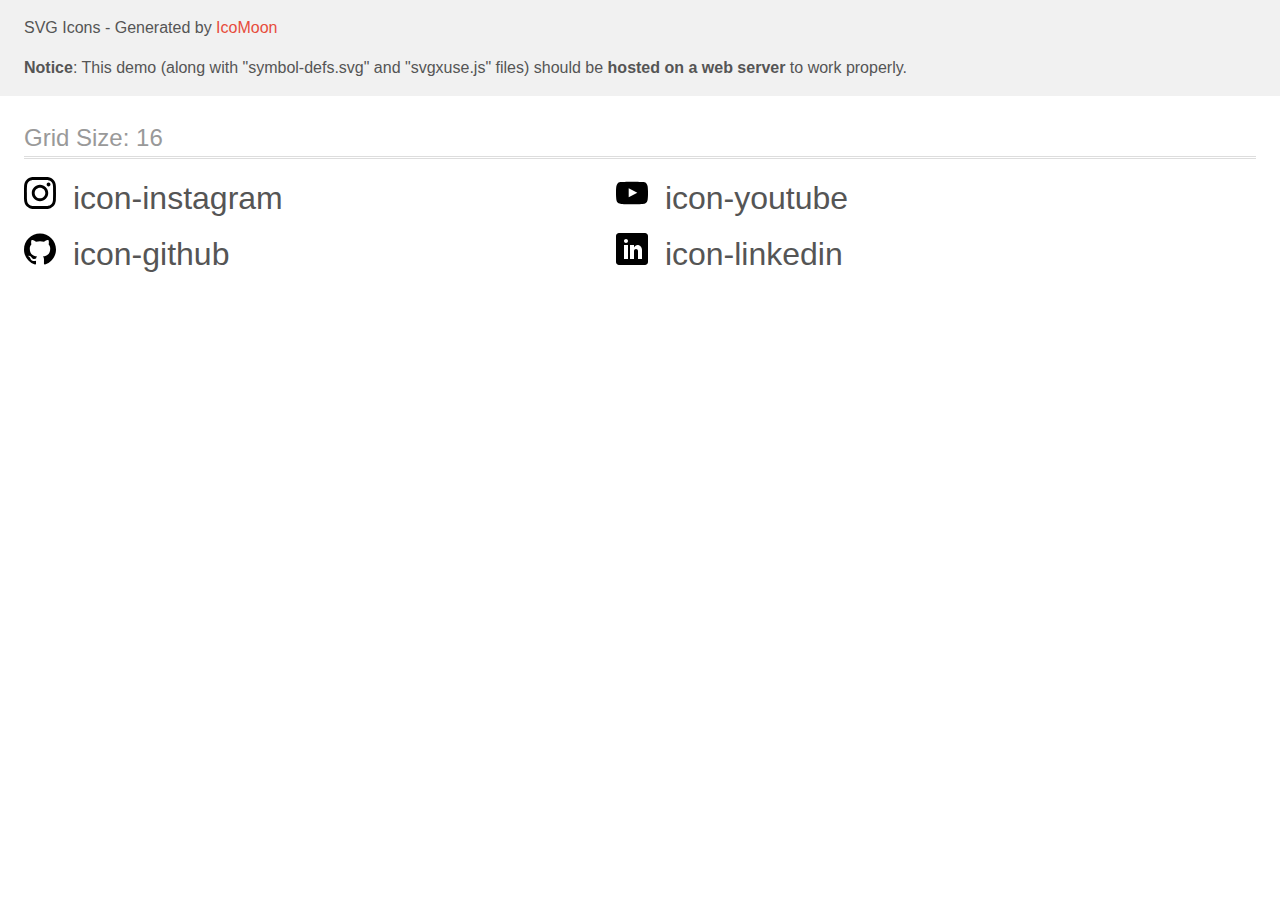
<file: assets/icomoon-svg/demo-external-svg.html>
<!doctype html>
<html>
<head>
    <title>IcoMoon - SVG Icons</title>
    <meta charset="utf-8">
    <meta name="viewport" content="width=device-width, initial-scale=1">
    <link rel="stylesheet" href="demo-files/demo.css">
    <link rel="stylesheet" href="style.css">
</head>
<body>
<header class="bgc1 clearfix">
<div class="mhl">
    <p>SVG Icons - Generated by <a href="https://icomoon.io/app">IcoMoon</a></p><p><strong>Notice</strong>: This demo (along with "symbol-defs.svg" and "svgxuse.js" files) should be <b>hosted on a web server</b> to work properly.</p>
</div>
</header>
    <div class="clearfix mhl ptl">
        <h1 class="mvm mtn fgc1">Grid Size: 16</h1>
        <div class="glyph fs1">
            <div class="clearfix pbs">
                <svg class="icon icon-instagram"><use xlink:href="symbol-defs.svg#icon-instagram"></use></svg><span class="name"> icon-instagram</span>
            </div>
        </div>
        <div class="glyph fs1">
            <div class="clearfix pbs">
                <svg class="icon icon-youtube"><use xlink:href="symbol-defs.svg#icon-youtube"></use></svg><span class="name"> icon-youtube</span>
            </div>
        </div>
        <div class="glyph fs1">
            <div class="clearfix pbs">
                <svg class="icon icon-github"><use xlink:href="symbol-defs.svg#icon-github"></use></svg><span class="name"> icon-github</span>
            </div>
        </div>
        <div class="glyph fs1">
            <div class="clearfix pbs">
                <svg class="icon icon-linkedin"><use xlink:href="symbol-defs.svg#icon-linkedin"></use></svg><span class="name"> icon-linkedin</span>
            </div>
        </div>
  </div>
<script defer src="svgxuse.js"></script>
</body>
</html>
</file>
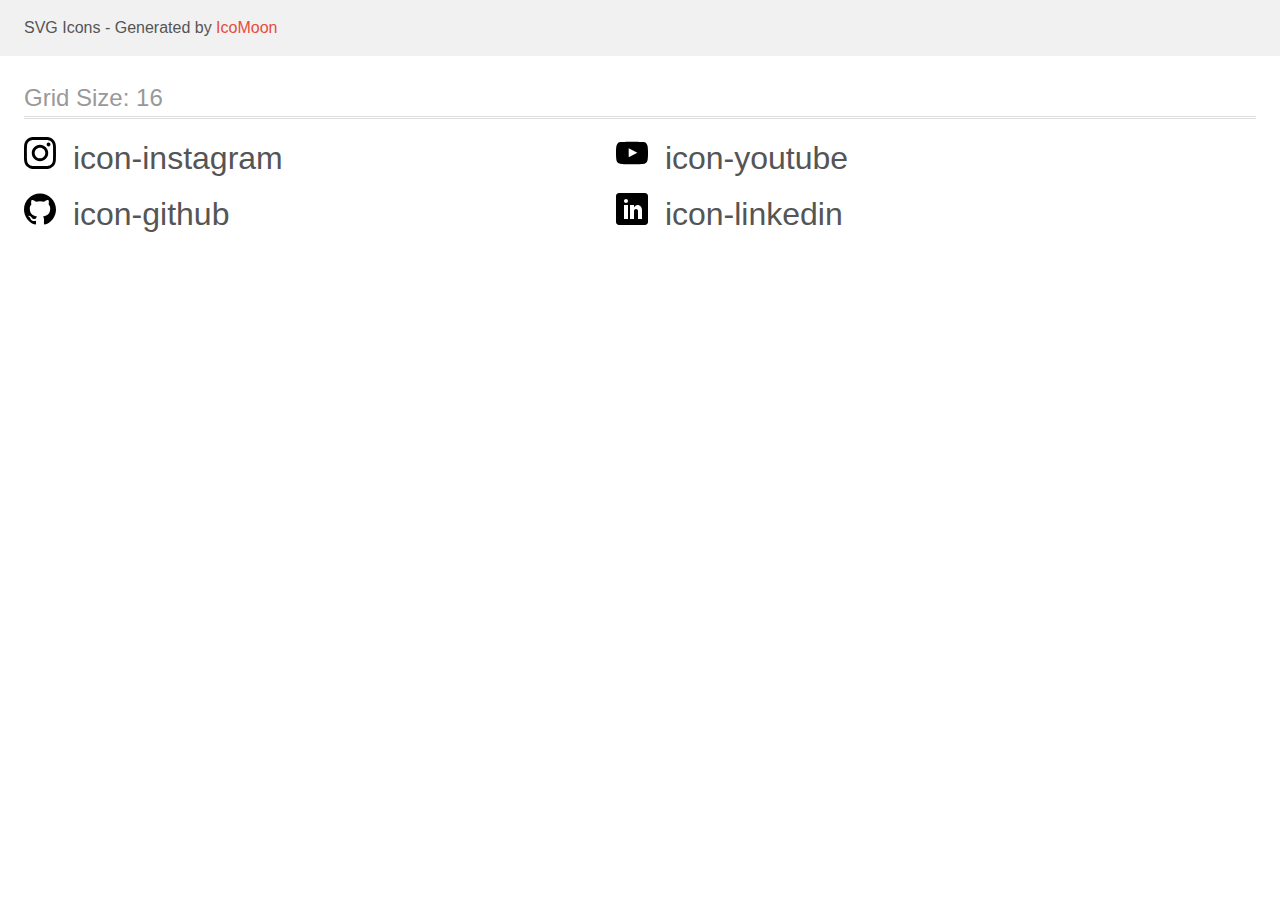
<file: assets/icomoon-svg/demo.html>
<!doctype html>
<html>
<head>
    <title>IcoMoon - SVG Icons</title>
    <meta charset="utf-8">
    <meta name="viewport" content="width=device-width, initial-scale=1">
    <link rel="stylesheet" href="demo-files/demo.css">
    <link rel="stylesheet" href="style.css">
</head>
<body>
<svg aria-hidden="true" style="position: absolute; width: 0; height: 0; overflow: hidden;" version="1.1" xmlns="http://www.w3.org/2000/svg" xmlns:xlink="http://www.w3.org/1999/xlink">
<defs>
<symbol id="icon-instagram" viewBox="0 0 32 32">
<path d="M16 2.881c4.275 0 4.781 0.019 6.462 0.094 1.563 0.069 2.406 0.331 2.969 0.55 0.744 0.288 1.281 0.638 1.837 1.194 0.563 0.563 0.906 1.094 1.2 1.838 0.219 0.563 0.481 1.412 0.55 2.969 0.075 1.688 0.094 2.194 0.094 6.463s-0.019 4.781-0.094 6.463c-0.069 1.563-0.331 2.406-0.55 2.969-0.288 0.744-0.637 1.281-1.194 1.837-0.563 0.563-1.094 0.906-1.837 1.2-0.563 0.219-1.413 0.481-2.969 0.55-1.688 0.075-2.194 0.094-6.463 0.094s-4.781-0.019-6.463-0.094c-1.563-0.069-2.406-0.331-2.969-0.55-0.744-0.288-1.281-0.637-1.838-1.194-0.563-0.563-0.906-1.094-1.2-1.837-0.219-0.563-0.481-1.413-0.55-2.969-0.075-1.688-0.094-2.194-0.094-6.463s0.019-4.781 0.094-6.463c0.069-1.563 0.331-2.406 0.55-2.969 0.288-0.744 0.638-1.281 1.194-1.838 0.563-0.563 1.094-0.906 1.838-1.2 0.563-0.219 1.412-0.481 2.969-0.55 1.681-0.075 2.188-0.094 6.463-0.094zM16 0c-4.344 0-4.887 0.019-6.594 0.094-1.7 0.075-2.869 0.35-3.881 0.744-1.056 0.412-1.95 0.956-2.837 1.85-0.894 0.888-1.438 1.781-1.85 2.831-0.394 1.019-0.669 2.181-0.744 3.881-0.075 1.713-0.094 2.256-0.094 6.6s0.019 4.887 0.094 6.594c0.075 1.7 0.35 2.869 0.744 3.881 0.413 1.056 0.956 1.95 1.85 2.837 0.887 0.887 1.781 1.438 2.831 1.844 1.019 0.394 2.181 0.669 3.881 0.744 1.706 0.075 2.25 0.094 6.594 0.094s4.888-0.019 6.594-0.094c1.7-0.075 2.869-0.35 3.881-0.744 1.050-0.406 1.944-0.956 2.831-1.844s1.438-1.781 1.844-2.831c0.394-1.019 0.669-2.181 0.744-3.881 0.075-1.706 0.094-2.25 0.094-6.594s-0.019-4.887-0.094-6.594c-0.075-1.7-0.35-2.869-0.744-3.881-0.394-1.063-0.938-1.956-1.831-2.844-0.887-0.887-1.781-1.438-2.831-1.844-1.019-0.394-2.181-0.669-3.881-0.744-1.712-0.081-2.256-0.1-6.6-0.1v0z"></path>
<path d="M16 7.781c-4.537 0-8.219 3.681-8.219 8.219s3.681 8.219 8.219 8.219 8.219-3.681 8.219-8.219c0-4.537-3.681-8.219-8.219-8.219zM16 21.331c-2.944 0-5.331-2.387-5.331-5.331s2.387-5.331 5.331-5.331c2.944 0 5.331 2.387 5.331 5.331s-2.387 5.331-5.331 5.331z"></path>
<path d="M26.462 7.456c0 1.060-0.859 1.919-1.919 1.919s-1.919-0.859-1.919-1.919c0-1.060 0.859-1.919 1.919-1.919s1.919 0.859 1.919 1.919z"></path>
</symbol>
<symbol id="icon-youtube" viewBox="0 0 32 32">
<path d="M31.681 9.6c0 0-0.313-2.206-1.275-3.175-1.219-1.275-2.581-1.281-3.206-1.356-4.475-0.325-11.194-0.325-11.194-0.325h-0.012c0 0-6.719 0-11.194 0.325-0.625 0.075-1.987 0.081-3.206 1.356-0.963 0.969-1.269 3.175-1.269 3.175s-0.319 2.588-0.319 5.181v2.425c0 2.587 0.319 5.181 0.319 5.181s0.313 2.206 1.269 3.175c1.219 1.275 2.819 1.231 3.531 1.369 2.563 0.244 10.881 0.319 10.881 0.319s6.725-0.012 11.2-0.331c0.625-0.075 1.988-0.081 3.206-1.356 0.962-0.969 1.275-3.175 1.275-3.175s0.319-2.587 0.319-5.181v-2.425c-0.006-2.588-0.325-5.181-0.325-5.181zM12.694 20.15v-8.994l8.644 4.513-8.644 4.481z"></path>
</symbol>
<symbol id="icon-github" viewBox="0 0 32 32">
<path d="M16 0.395c-8.836 0-16 7.163-16 16 0 7.069 4.585 13.067 10.942 15.182 0.8 0.148 1.094-0.347 1.094-0.77 0-0.381-0.015-1.642-0.022-2.979-4.452 0.968-5.391-1.888-5.391-1.888-0.728-1.849-1.776-2.341-1.776-2.341-1.452-0.993 0.11-0.973 0.11-0.973 1.606 0.113 2.452 1.649 2.452 1.649 1.427 2.446 3.743 1.739 4.656 1.33 0.143-1.034 0.558-1.74 1.016-2.14-3.554-0.404-7.29-1.777-7.29-7.907 0-1.747 0.625-3.174 1.649-4.295-0.166-0.403-0.714-2.030 0.155-4.234 0 0 1.344-0.43 4.401 1.64 1.276-0.355 2.645-0.532 4.005-0.539 1.359 0.006 2.729 0.184 4.008 0.539 3.054-2.070 4.395-1.64 4.395-1.64 0.871 2.204 0.323 3.831 0.157 4.234 1.026 1.12 1.647 2.548 1.647 4.295 0 6.145-3.743 7.498-7.306 7.895 0.574 0.497 1.085 1.47 1.085 2.963 0 2.141-0.019 3.864-0.019 4.391 0 0.426 0.288 0.925 1.099 0.768 6.354-2.118 10.933-8.113 10.933-15.18 0-8.837-7.164-16-16-16z"></path>
</symbol>
<symbol id="icon-linkedin" viewBox="0 0 32 32">
<path d="M29 0h-26c-1.65 0-3 1.35-3 3v26c0 1.65 1.35 3 3 3h26c1.65 0 3-1.35 3-3v-26c0-1.65-1.35-3-3-3zM12 26h-4v-14h4v14zM10 10c-1.106 0-2-0.894-2-2s0.894-2 2-2c1.106 0 2 0.894 2 2s-0.894 2-2 2zM26 26h-4v-8c0-1.106-0.894-2-2-2s-2 0.894-2 2v8h-4v-14h4v2.481c0.825-1.131 2.087-2.481 3.5-2.481 2.488 0 4.5 2.238 4.5 5v9z"></path>
</symbol>
</defs>
</svg>

<header class="bgc1 clearfix">
<div class="mhl">
    <p>SVG Icons - Generated by <a href="https://icomoon.io/app">IcoMoon</a></p>
</div>
</header>
    <div class="clearfix mhl ptl">
        <h1 class="mvm mtn fgc1">Grid Size: 16</h1>
        <div class="glyph fs1">
            <div class="clearfix pbs">
                <svg class="icon icon-instagram"><use xlink:href="#icon-instagram"></use></svg><span class="name"> icon-instagram</span>
            </div>
        </div>
        <div class="glyph fs1">
            <div class="clearfix pbs">
                <svg class="icon icon-youtube"><use xlink:href="#icon-youtube"></use></svg><span class="name"> icon-youtube</span>
            </div>
        </div>
        <div class="glyph fs1">
            <div class="clearfix pbs">
                <svg class="icon icon-github"><use xlink:href="#icon-github"></use></svg><span class="name"> icon-github</span>
            </div>
        </div>
        <div class="glyph fs1">
            <div class="clearfix pbs">
                <svg class="icon icon-linkedin"><use xlink:href="#icon-linkedin"></use></svg><span class="name"> icon-linkedin</span>
            </div>
        </div>
  </div>
<script defer src="svgxuse.js"></script>
</body>
</html>
</file>
<file: css/estilo.css>
:root {
    /* cores do projeto*/
    --colororange: #18c1ad;
    --colorblack: #31333b;
    --colorpdrtext: #e7e7e7;
    --colorpdrbck: #444856;
    --colorpdrdark: #23252d;
    --defaultgap: 3rem;
}

html {
    font-size: 62.5%;
}

body {
    display: flex;
    margin: 0;
    color: var(--colorpdrtext);
    background-color: #ccc;
    background-image: url(../imagens/bg-unsplash.png);
    background-repeat: no-repeat;
    background-size: cover;
    background-attachment: fixed;
    font-family: 'Lucida Sans', 'Lucida Sans Regular', 'Lucida Grande', 'Lucida Sans Unicode', Geneva, Verdana, sans-serif;
    min-height: 100vh;
    line-height: 1.7;
    /* aplicação devido a comparação com o projeto original. Analisando com o devtools*/
}

/*----config pag----*/

h1 {
    font-size: 4rem;
    color: #a9a7a7;
    margin-top: 2rem;
    margin-bottom: 3rem;
}

h2 {
    margin-top: 1rem;
}



h2,
h3,
h4,
h5,
h6 {
    color: var(--colororange);
    margin: 0;
}

.main-header,
.main {
    font-size: 1.6rem;
    /*Voltando para que 1em tenha o valor de 16px somente para textos*/
}

a {
    color: inherit;
    /* herdando cor do body*/
}

article {
    /* aplicação para apoio dos elementos as margins do h1 e h2 são seram sobrepostase*/
    padding: 1em 0;

}

section {
    margin-bottom: 3rem;
}

/*--------------------------------------------------------*/

/*----header home----*/

.main-header {
    flex: 0 0 26rem;
    /* declarando largura --> 1grow, para o .main-header não aumentar da sua largura. 2shrink, par a .main-header não diminuir e 3basic a largura;*/
    background-color: rgba(49, 51, 59, 0.8);


}

.main-nav {
    text-align: right;
    padding: 6.5rem 2.4rem 2.4rem;
    position: sticky;
    top: 0;
    left: 0;
}

.perfil-img {
    width: 10rem;
    border-radius: 50%;

}

.main-nav ul {
    list-style-type: none;
    padding: 0;
}

.main-nav>ul li {
    border-bottom: 1px solid #7b7b7b;
    padding: .4rem 0;
}

.main-nav>ul>li a {
    display: block;
    padding: 1.2rem 0;
    text-decoration: none;
    transition: padding-right .2s, backgroundo-color .4s;
    background-color: transparent;
}

.main-nav>ul>li a:hover,
.main-nav>ul>li a:focus {
    /*-------------para além de ter a animação no hover, também quando navega pelo tab---------------*/
    background-color: var(--colorpdrbck);
    padding-right: 1rem;
}

.fa-brands {
    font-size: 2rem;
    padding: .5em;
    background-color: red;
}

/*-------------main---------------*/
.main {
    background-color: rgba(68, 72, 86, .6);
    flex: 1 0;
    /*declarando largura --> grow, para o .main não aumentar da sua largura. shrink, par a .main não diminuir */
    padding: 6.5rem 6rem 100vh;
    /* padding de 100vh para sempre ter barra de rolagem*/
}

/*-------------tipografia---------------*/
.underline {
    text-decoration: red wavy underline;
}

.hightlight {

    border-left: 1px solid var(--colororange);
    font-size: 1.1em;
    /* padding-left: 1em; */
    padding: 0 0 0 1em;
    /* Foi aplicado esse padding na edit dos cards para tirar o espaçamento entre o h2 e items abaixo e acima. o padding no article sera apoio inicial para as margins tag h1 e h2 não sobreescreverem */
    margin-bottom: 2.2em;
}

/*-------------cards---------------*/

.card {
    max-width: 740px;
    /*tamanho original da imagem em px*/
    background-color: var(--colorblack);
    padding: 0;
    /*tivemos que sobreescrever esse padding por ter aplicado anteriormente na tag article, isso impactou na class .card*/
}

.card_content {
    padding: .5em 1em 1em;
}

.card_content p,
.card_title {
    margin: 0;

}

.card_title {
    font-size: 1.75em;
}

.card img {
    /* imagem se adaptando ao tamanho do conteiner, obdecendo o tamanho max da própria imagem*/
    max-width: 100%;
}

.row {
    display: flex;
    justify-content: space-between;
    gap: var(--defaultgap);
    padding-top: 1.5rem;
}

.row,
.row {
    padding: 0;
}

.row>* {
    /* || qualquer elemento que for filho da class .row || 1 para grow (crescer o máximo que puder) 0 para shrink (não diminuir) 0 ou 0% para basic (o tamanho original do item) Isto garante que as colunas fiquem do mesmo tamanho independente das quantidades de flex itens dentro da class .row e do conteúdos de cada flex item.*/
    flex: 1 0 0;
}

/*-------------listas---------------*/
.alternate {
    list-style-type: none;
    padding-left: 0;
}

.alternate li {
    padding: 0;
}

.alternate li:not(:last-child) {
    border-bottom: 2px solid;
    padding: 0;
}

.roman {
    list-style-type: upper-roman;
}

.list-emoji {
    list-style-type: "\1f642";
}

/*-------------Formulários---------------*/
input,
label,
textarea,
select {
    /*Para  ocupar 100% do width disponivel e gerar quebra. São display inline por padrão */
    display: inline-block;
    width: 100%;
    box-sizing: border-box;
}

input[type="radio"],
input[type="checkbox"] {
    width: auto;

    /*voltar para o valor padrão*/
}

input,
textarea,
select {
    background-color: #ccc;
    padding: 1.2rem;
    border-radius: 5px;
    margin-bottom: 1.6rem;
    border: 0;
}

textarea {
    resize: none;
}


.btn {
    background-color: var(--colorpdrdark);
    border: 2px solid var(--colorpdrdark);
    font-size: 1.2rem;
    color: white;
    cursor: pointer;
    padding: .8em 1.2em;
    border-radius: 5px;
}

.btn+.btn {
    margin-left: 2rem;
}

.btn-stroke {
    background-color: transparent;
}

.btn-big {
    font-size: 1.6rem;
}

.btn-full {
    display: inline-block;
    width: 100%;
    box-sizing: border-box;
}

.btn-full+.btn-full {
    margin-left: 0;
    margin-top: 2rem;
}

.btn:hover,
.btn:focus {
    background-color: var(--colorblack);
}

.form-quiz {
    width: calc(50% - (var(--defaultgap) / 2));

}

/*-------------Tabelas---------------*/
.table {
    width: 100%;
    border-collapse: collapse;
}

.table th {
    text-align: left;
    text-transform: uppercase;
}

.table td:last-child,
.table th:last-child {
    text-align: right;
}

.table td,
.table th {
    padding: 1.6rem;

}

.table:not(.table-alternate) td,
.table:not(.table-alternate) th {
    border-bottom: 2px solid var(--colorpdrdark);
}

.table-alternate tbody tr:nth-child(odd) {
    background-color: var(--colorblack);
}

.table-verticalLines td:not(:last-child),
.table-verticalLines th:not(:last-child) {
    border-right: 1px solid var(--colorpdrdark);

}
.icon {
   font-size: 4rem;
   fill: currentColor;
   vertical-align: middle;
   display: inline-block;
 margin-right: 1rem;
  }

  .link-icon {
    margin-right: 3rem;
    text-decoration: none;
   transition: color .3s ;
   font-style: normal;
    

  }

  .link-icon:hover {
    color: var(--colororange);
  
  }
</file>
<file: assets/icomoon-svg/demo-files/demo.css>
body {
  padding: 0;
  margin: 0;
  font-family: sans-serif;
  font-size: 1em;
  line-height: 1.5;
  color: #555;
  background: #fff;
}
h1 {
  font-size: 1.5em;
  font-weight: normal;
  box-shadow: 0 1px #ddd, 0 2px #fff, 0 3px #ddd;
}
small {
  font-size: .66666667em;
}
a {
  color: #e74c3c;
  text-decoration: none;
}
a:hover, a:focus {
  box-shadow: 0 1px #e74c3c;
}
.bshadow0, input {
  box-shadow: inset 0 -2px #e7e7e7;
}
input:hover {
  box-shadow: inset 0 -2px #ccc;
}
input, fieldset {
  font-size: 1em;
  margin: 0;
  padding: 0;
  border: 0;
}
input {
  color: inherit;
  line-height: 1.5;
  height: 1.5em;
  padding: .25em 0;
}
input:focus {
  outline: none;
  box-shadow: inset 0 -2px #449fdb;
}
.glyph {
  font-size: 16px;
  margin-right: 1.5em;
  float: left;
  width: 17em;
}
svg {
  color: #000;
}
.liga {
  width: 80%;
  width: calc(100% - 2.5em);
}
.talign-right {
  text-align: right;
}
.talign-center {
  text-align: center;
}
.bgc1 {
  background: #f1f1f1;
}
.fgc0 {
  color: #000;
}
.fgc1 {
  color: #999;
}
p {
  margin-top: 1em;
  margin-bottom: 1em;
}
.mvm {
  margin-top: .75em;
  margin-bottom: .75em;
}
.mtn {
  margin-top: 0;
}
.mtl, .mal {
  margin-top: 1.5em;
}
.mbl, .mal {
  margin-bottom: 1.5em;
}
.mal, .mhl {
  margin-left: 1.5em;
  margin-right: 1.5em;
}
.mhmm {
  margin-left: 1em;
  margin-right: 1em;
}
.ptl {
  padding-top: 1.5em;
}
.pbs, .pvs {
  padding-bottom: .25em;
}
.pvs, .pts {
  padding-top: .25em;
}
.unit {
  float: left;
}
.unitRight {
  float: right;
}
.size1of2 {
  width: 50%;
}
.size1of1 {
  width: 100%;
}
.clearfix:before, .clearfix:after {
  content: " ";
  display: table;
}
.clearfix:after {
  clear: both;
}
.hidden-true {
  display: none;
}
.textbox0 {
  width: 3em;
  background: #f1f1f1;
  padding: .25em .5em;
  line-height: 1.5;
  height: 1.5em;
}
.fs0 {
  font-size: 16px;
}
.fs1 {
  font-size: 32px;
}
.name {
  margin-left: .25em;
}
</file>
<file: assets/icomoon-svg/style.css>
.icon {
  display: inline-block;
  width: 1em;
  height: 1em;
  stroke-width: 0;
  stroke: currentColor;
  fill: currentColor;
}

/* ==========================================
Single-colored icons can be modified like so:
.icon-name {
  font-size: 32px;
  color: red;
}
========================================== */
</file>
